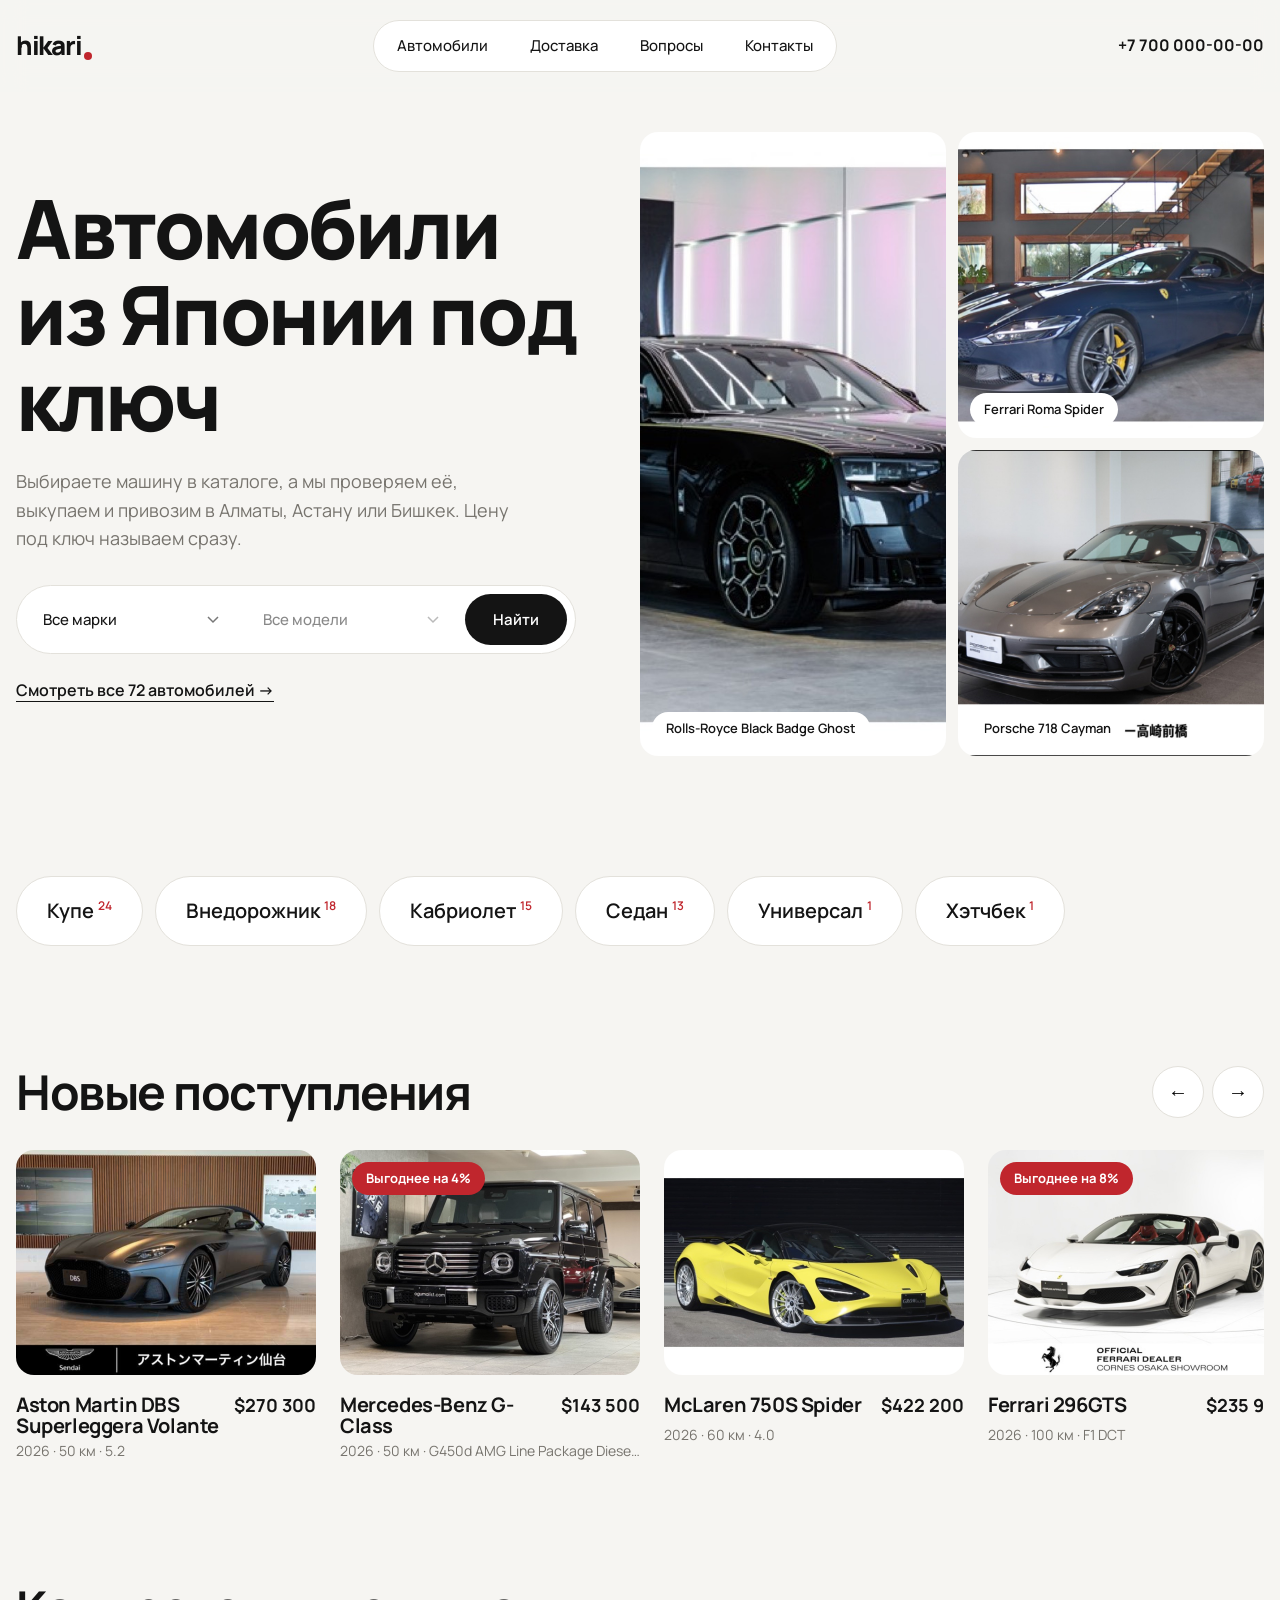
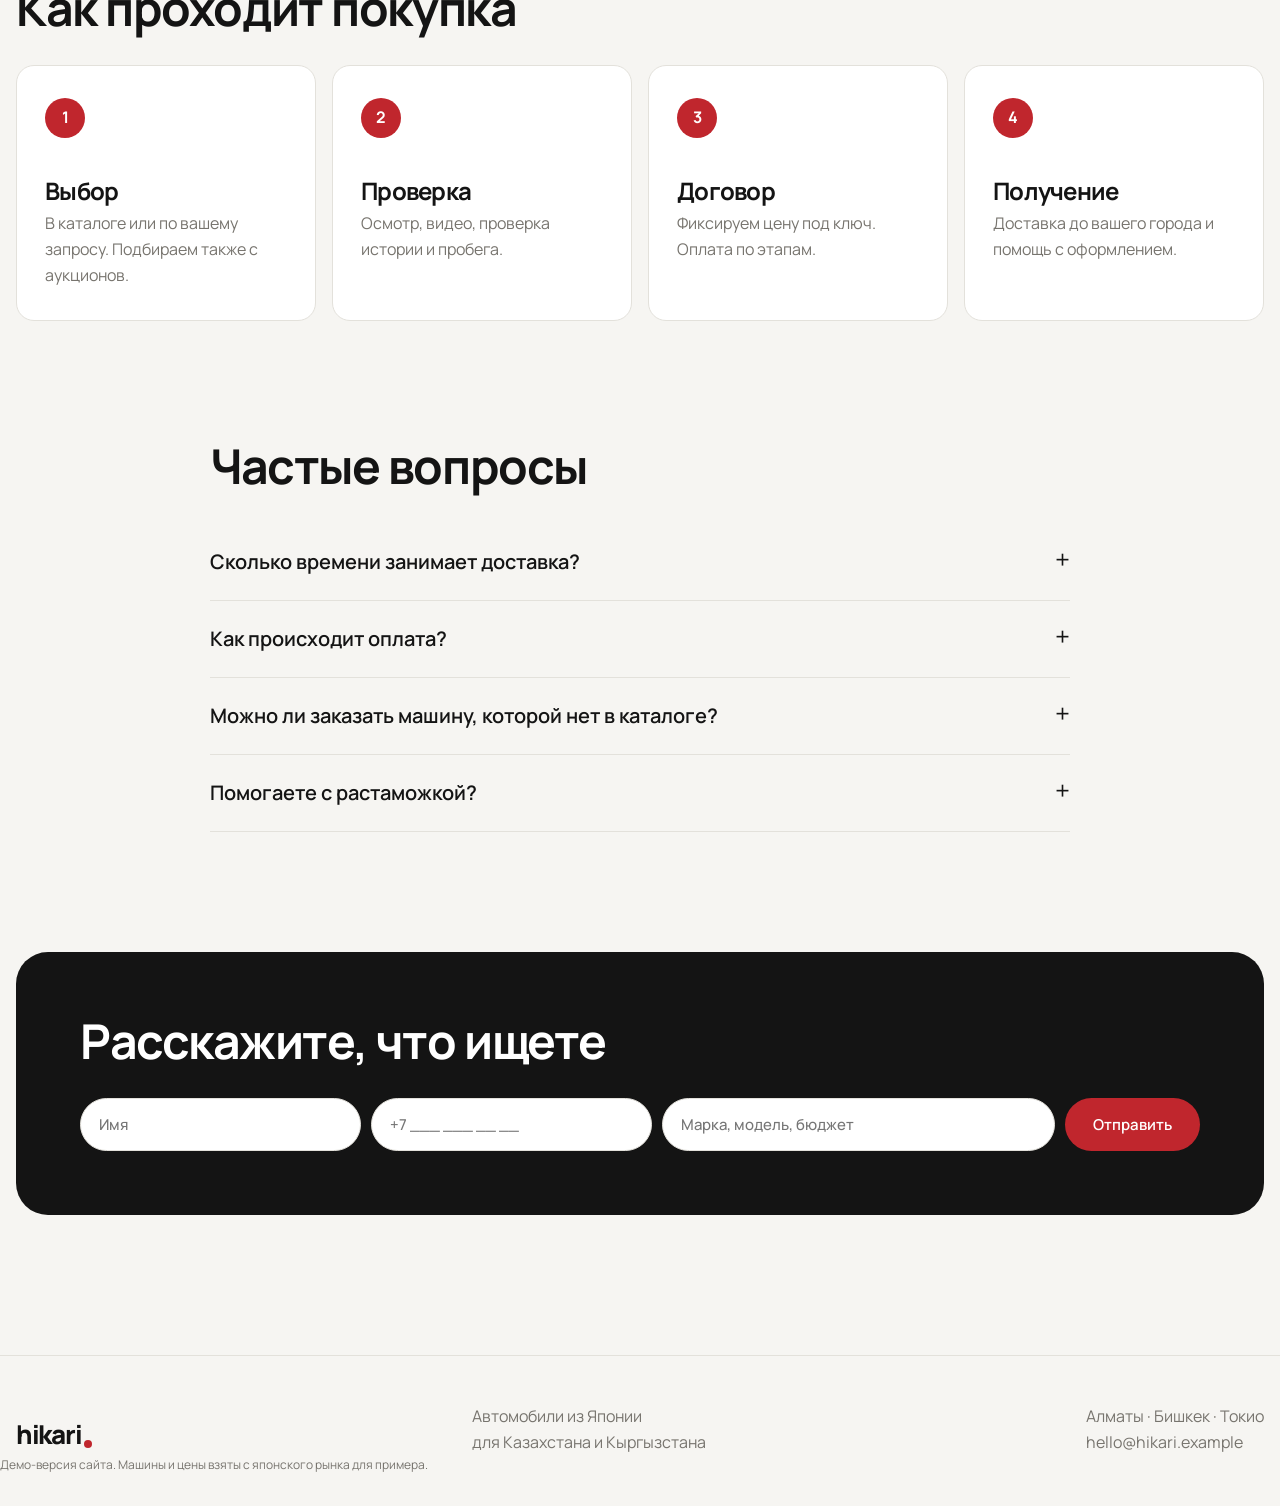
<file: hikari/index.html>
<!doctype html>
<html lang="ru">
<head>
<meta charset="utf-8">
<meta name="viewport" content="width=device-width, initial-scale=1">
<title>hikari — автомобили из Японии</title>
<meta name="description" content="Премиальные автомобили с левым рулём из Японии с доставкой в Казахстан и Кыргызстан.">
<link rel="preconnect" href="https://fonts.googleapis.com">
<link rel="stylesheet" href="https://fonts.googleapis.com/css2?family=Manrope:wght@400;500;600;700;800&display=swap">
<link rel="stylesheet" href="style.css?v=3">
</head>
<body data-page="home">
<main>
  <section class="wrap hero">
    <div class="hero-text">
      <h1>Автомобили из Японии под ключ</h1>
      <p>Выбираете машину в каталоге, а мы проверяем её, выкупаем и привозим в Алматы, Астану или Бишкек. Цену под ключ называем сразу.</p>
      <form id="quick" class="quick">
        <select name="make" aria-label="Марка"></select>
        <select name="model" aria-label="Модель"></select>
        <button class="btn">Найти</button>
      </form>
      <a class="link" href="catalog.html">Смотреть все <span id="count"></span> автомобилей →</a>
    </div>
    <div class="mosaic" id="mosaic"></div>
  </section>

  <section class="wrap">
    <div class="bodies" id="bodies"></div>
  </section>

  <section class="wrap">
    <div class="sec-head"><h2>Новые поступления</h2>
      <div class="rail-nav"><button data-rail="-1" aria-label="Назад">←</button><button data-rail="1" aria-label="Вперёд">→</button></div></div>
    <div class="rail" id="fresh"></div>
  </section>

  <section class="wrap how" id="how">
    <h2>Как проходит покупка</h2>
    <div class="how-grid">
      <div><span>1</span><h3>Выбор</h3><p>В каталоге или по вашему запросу. Подбираем также с аукционов.</p></div>
      <div><span>2</span><h3>Проверка</h3><p>Осмотр, видео, проверка истории и пробега.</p></div>
      <div><span>3</span><h3>Договор</h3><p>Фиксируем цену под ключ. Оплата по этапам.</p></div>
      <div><span>4</span><h3>Получение</h3><p>Доставка до вашего города и помощь с оформлением.</p></div>
    </div>
  </section>

  <section class="wrap faq" id="faq">
    <h2>Частые вопросы</h2>
    <details><summary>Сколько времени занимает доставка?</summary><p>Обычно 4–8 недель, зависит от маршрута. Точный срок скажем, когда будем считать цену.</p></details>
    <details><summary>Как происходит оплата?</summary><p>Частями. Сначала предоплата за выкуп машины, потом оплата доставки. Всё по договору.</p></details>
    <details><summary>Можно ли заказать машину, которой нет в каталоге?</summary><p>Да, конечно. Напишите марку и модель, поищем у дилеров и на аукционах.</p></details>
    <details><summary>Помогаете с растаможкой?</summary><p>Да. Таможенные платежи считаем заранее, чтобы потом не было сюрпризов.</p></details>
  </section>

  <section class="wrap contact" id="contact">
    <h2>Расскажите, что ищете</h2>
    <form data-lead class="lead lead-row">
      <input name="name" placeholder="Имя" required>
      <input name="phone" type="tel" placeholder="+7 ___ ___ __ __" required>
      <input name="car" placeholder="Марка, модель, бюджет">
      <button class="btn">Отправить</button>
    </form>
  </section>
</main>
<script src="../data/cars.js?v=3" charset="utf-8"></script>
<script src="../shared/core.js?v=3" charset="utf-8"></script>
<script src="site.js?v=3" charset="utf-8"></script>
</body>
</html>
</file>
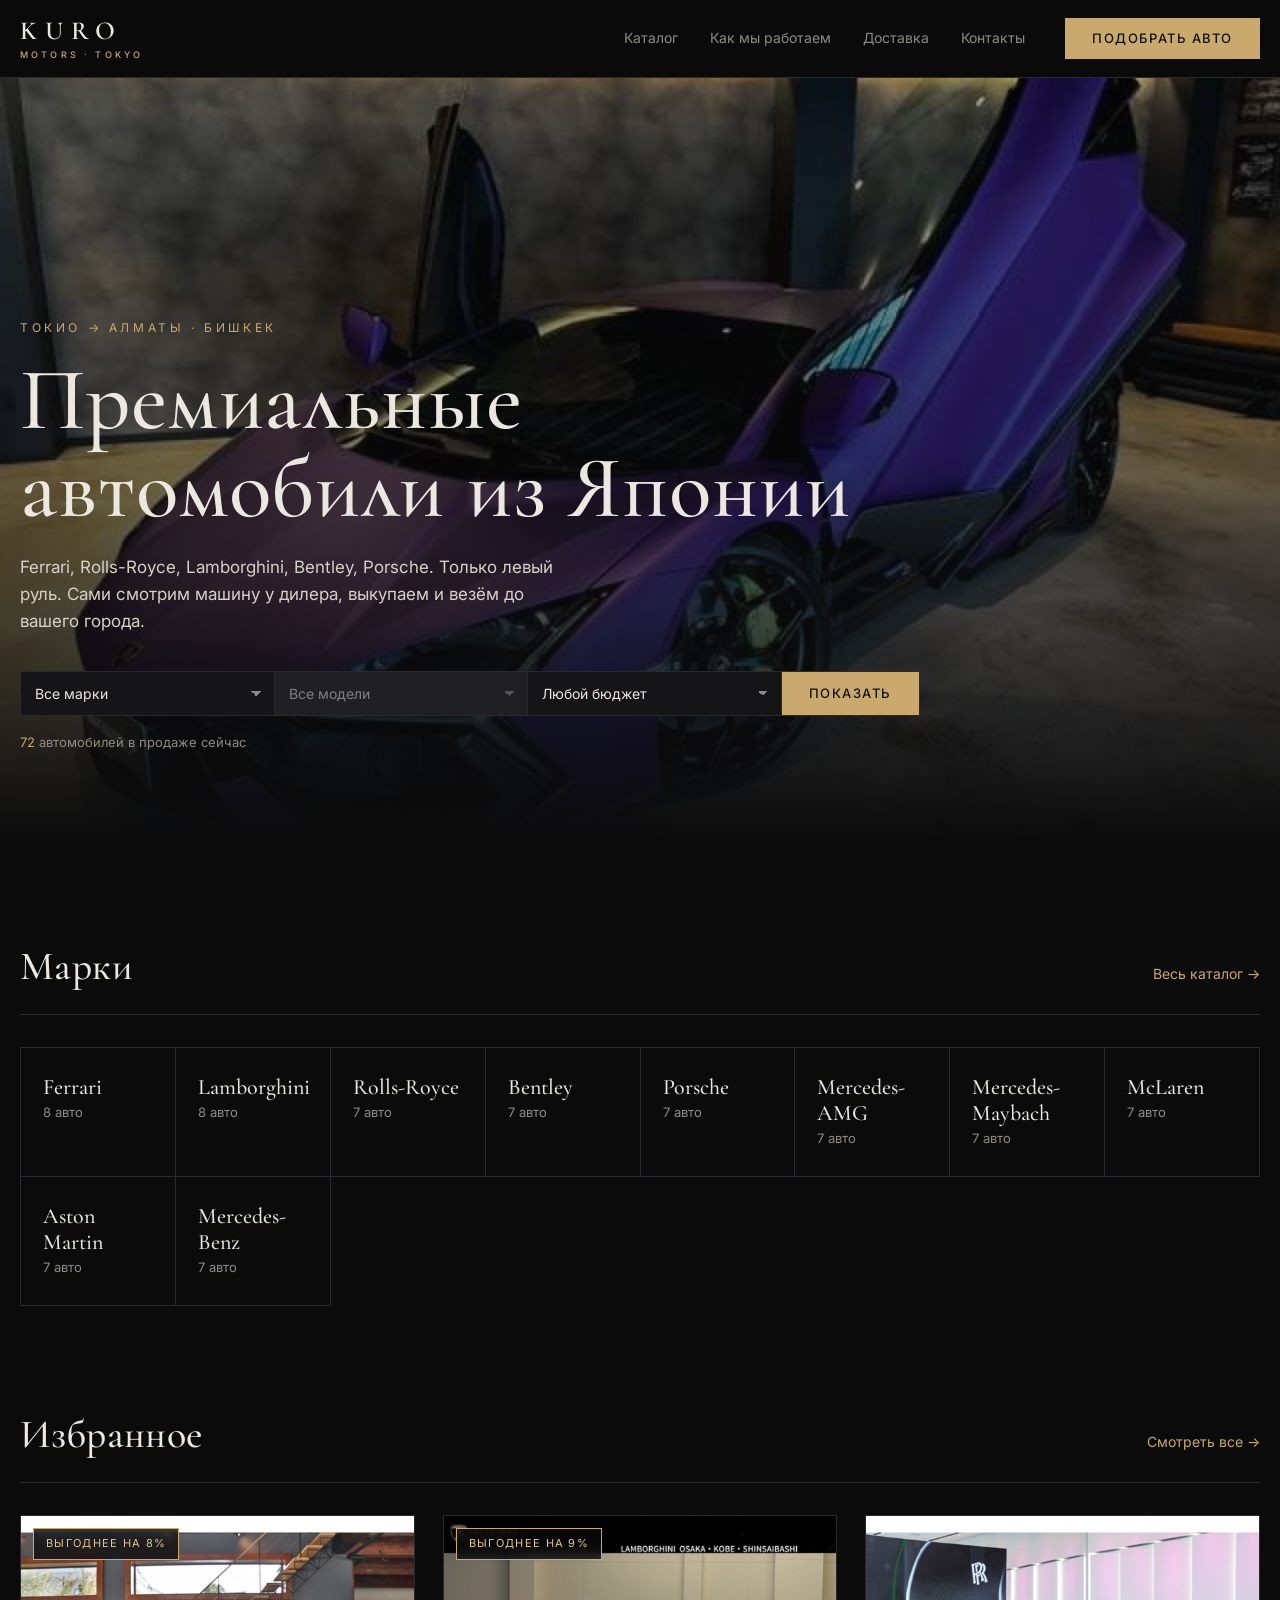
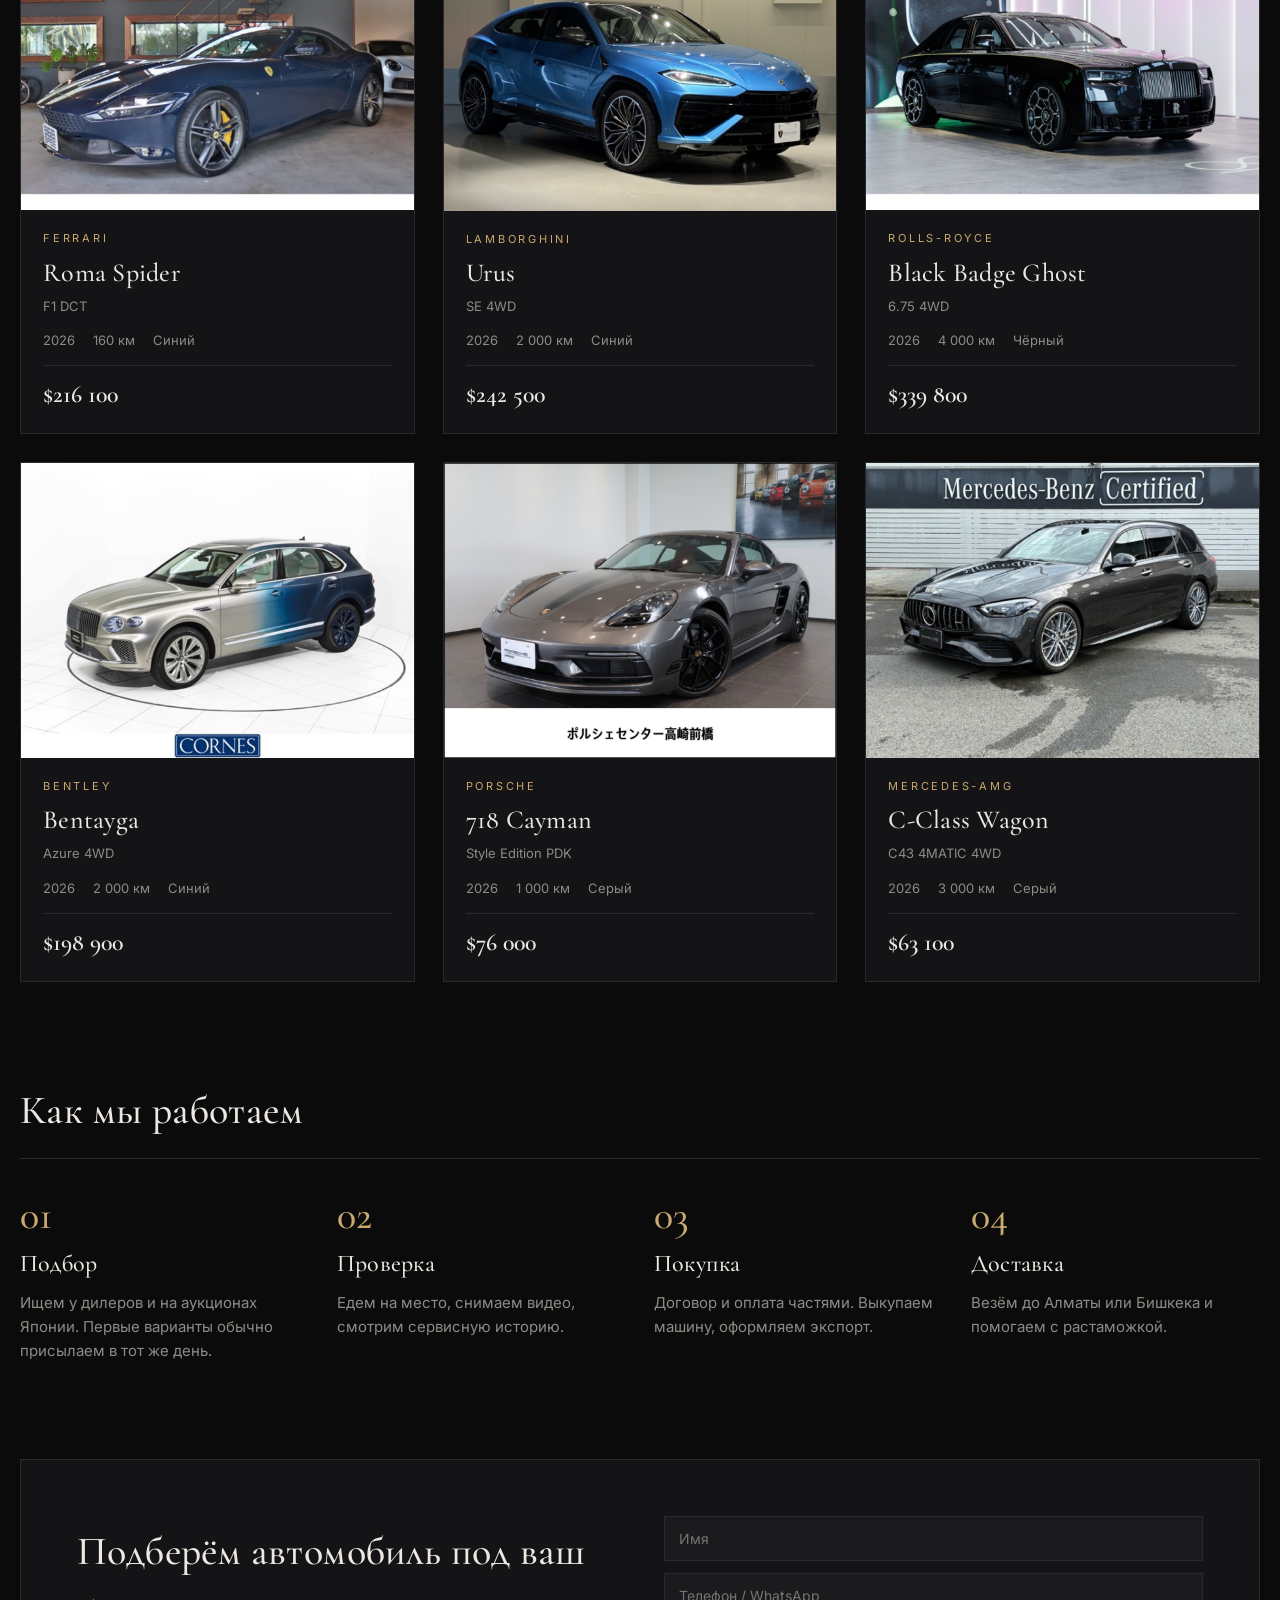
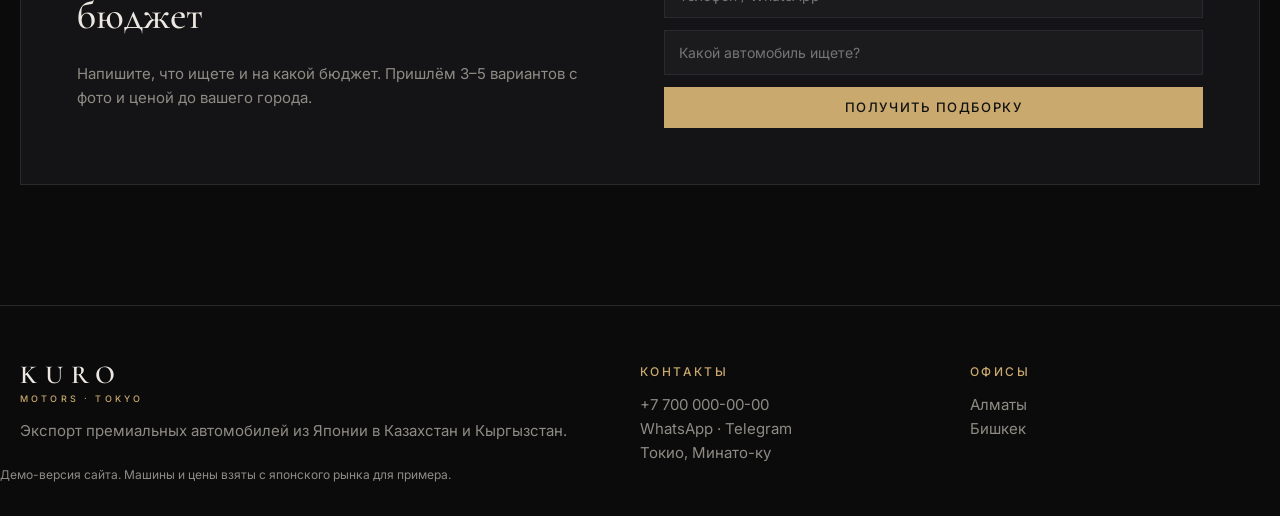
<file: kuro/index.html>
<!doctype html>
<html lang="ru">
<head>
<meta charset="utf-8">
<meta name="viewport" content="width=device-width, initial-scale=1">
<title>KURO Motors — премиальные автомобили из Японии</title>
<meta name="description" content="Люксовые автомобили с левым рулём из Японии с доставкой в Алматы, Астану и Бишкек.">
<link rel="preconnect" href="https://fonts.googleapis.com">
<link rel="stylesheet" href="https://fonts.googleapis.com/css2?family=Cormorant+Garamond:wght@500;600&family=Inter:wght@400;500;600&display=swap">
<link rel="stylesheet" href="style.css?v=3">
</head>
<body data-page="home">
<main>
  <section class="hero">
    <div class="wrap hero-in">
      <p class="eyebrow">Токио → Алматы · Бишкек</p>
      <h1>Премиальные автомобили из&nbsp;Японии</h1>
      <p class="lead-text">Ferrari, Rolls-Royce, Lamborghini, Bentley, Porsche. Только левый руль. Сами смотрим машину у дилера, выкупаем и везём до вашего города.</p>
      <form id="quick" class="quick">
        <select name="make" aria-label="Марка"></select>
        <select name="model" aria-label="Модель"></select>
        <select name="price_to" aria-label="Бюджет">
          <option value="">Любой бюджет</option><option value="100000">до $100 000</option><option value="200000">до $200 000</option>
          <option value="300000">до $300 000</option><option value="500000">до $500 000</option>
        </select>
        <button class="btn btn-gold">Показать</button>
      </form>
      <p class="hero-stock"><span id="stock"></span> автомобилей в продаже сейчас</p>
    </div>
  </section>

  <section class="wrap">
    <div class="sec-head"><h2>Марки</h2><a href="catalog.html" class="link">Весь каталог →</a></div>
    <div class="brands" id="brands"></div>
  </section>

  <section class="wrap">
    <div class="sec-head"><h2>Избранное</h2><a href="catalog.html" class="link">Смотреть все →</a></div>
    <div class="cards" id="featured"></div>
  </section>

  <section class="wrap" id="process">
    <div class="sec-head"><h2>Как мы работаем</h2></div>
    <ol class="steps">
      <li><b>01</b><h3>Подбор</h3><p>Ищем у дилеров и на аукционах Японии. Первые варианты обычно присылаем в тот же день.</p></li>
      <li><b>02</b><h3>Проверка</h3><p>Едем на место, снимаем видео, смотрим сервисную историю.</p></li>
      <li><b>03</b><h3>Покупка</h3><p>Договор и оплата частями. Выкупаем машину, оформляем экспорт.</p></li>
      <li><b>04</b><h3>Доставка</h3><p>Везём до Алматы или Бишкека и помогаем с растаможкой.</p></li>
    </ol>
  </section>

  <section class="wrap cta" id="delivery">
    <div>
      <h2>Подберём автомобиль под ваш бюджет</h2>
      <p class="muted">Напишите, что ищете и на какой бюджет. Пришлём 3–5 вариантов с фото и ценой до вашего города.</p>
    </div>
    <form data-lead class="lead lead-inline">
      <input name="name" placeholder="Имя" required>
      <input name="phone" type="tel" placeholder="Телефон / WhatsApp" required>
      <input name="car" placeholder="Какой автомобиль ищете?">
      <button class="btn btn-gold">Получить подборку</button>
    </form>
  </section>
</main>
<script src="../data/cars.js?v=3" charset="utf-8"></script>
<script src="../shared/core.js?v=3" charset="utf-8"></script>
<script src="site.js?v=3" charset="utf-8"></script>
</body>
</html>
</file>
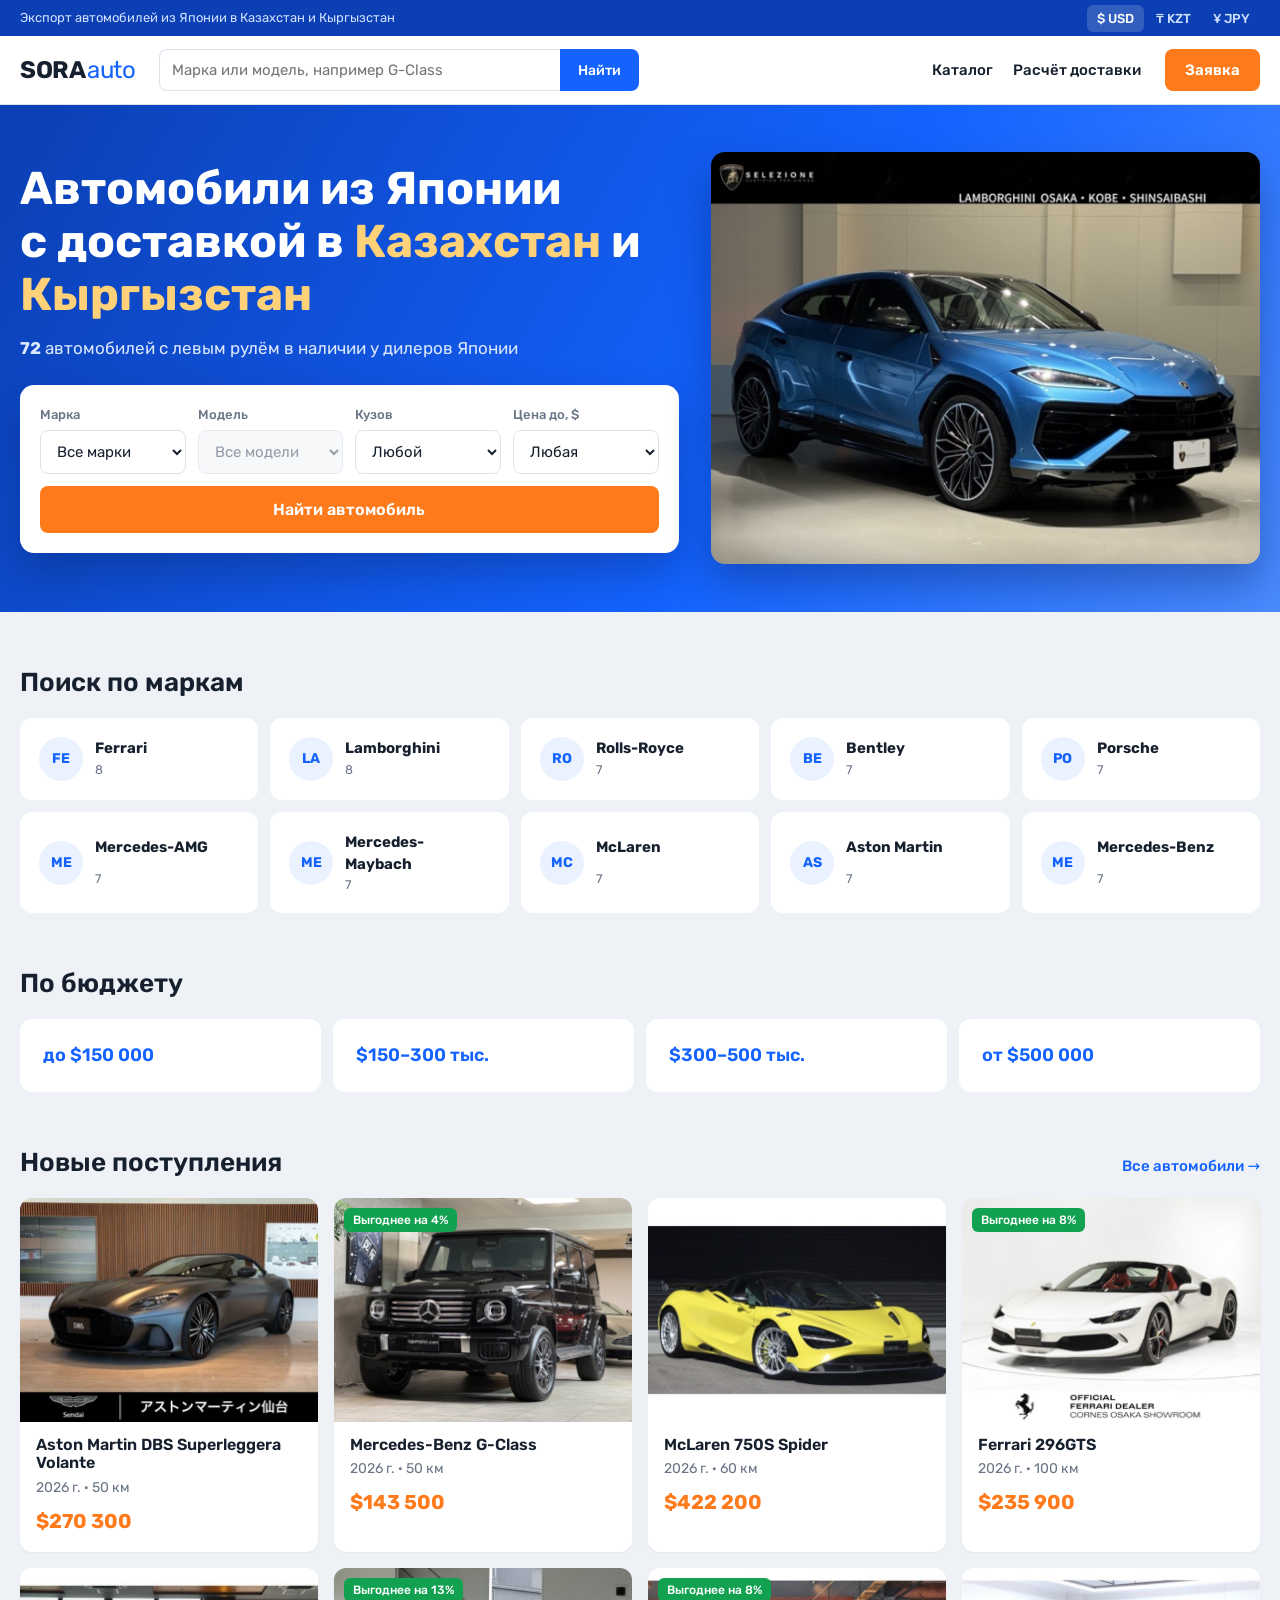
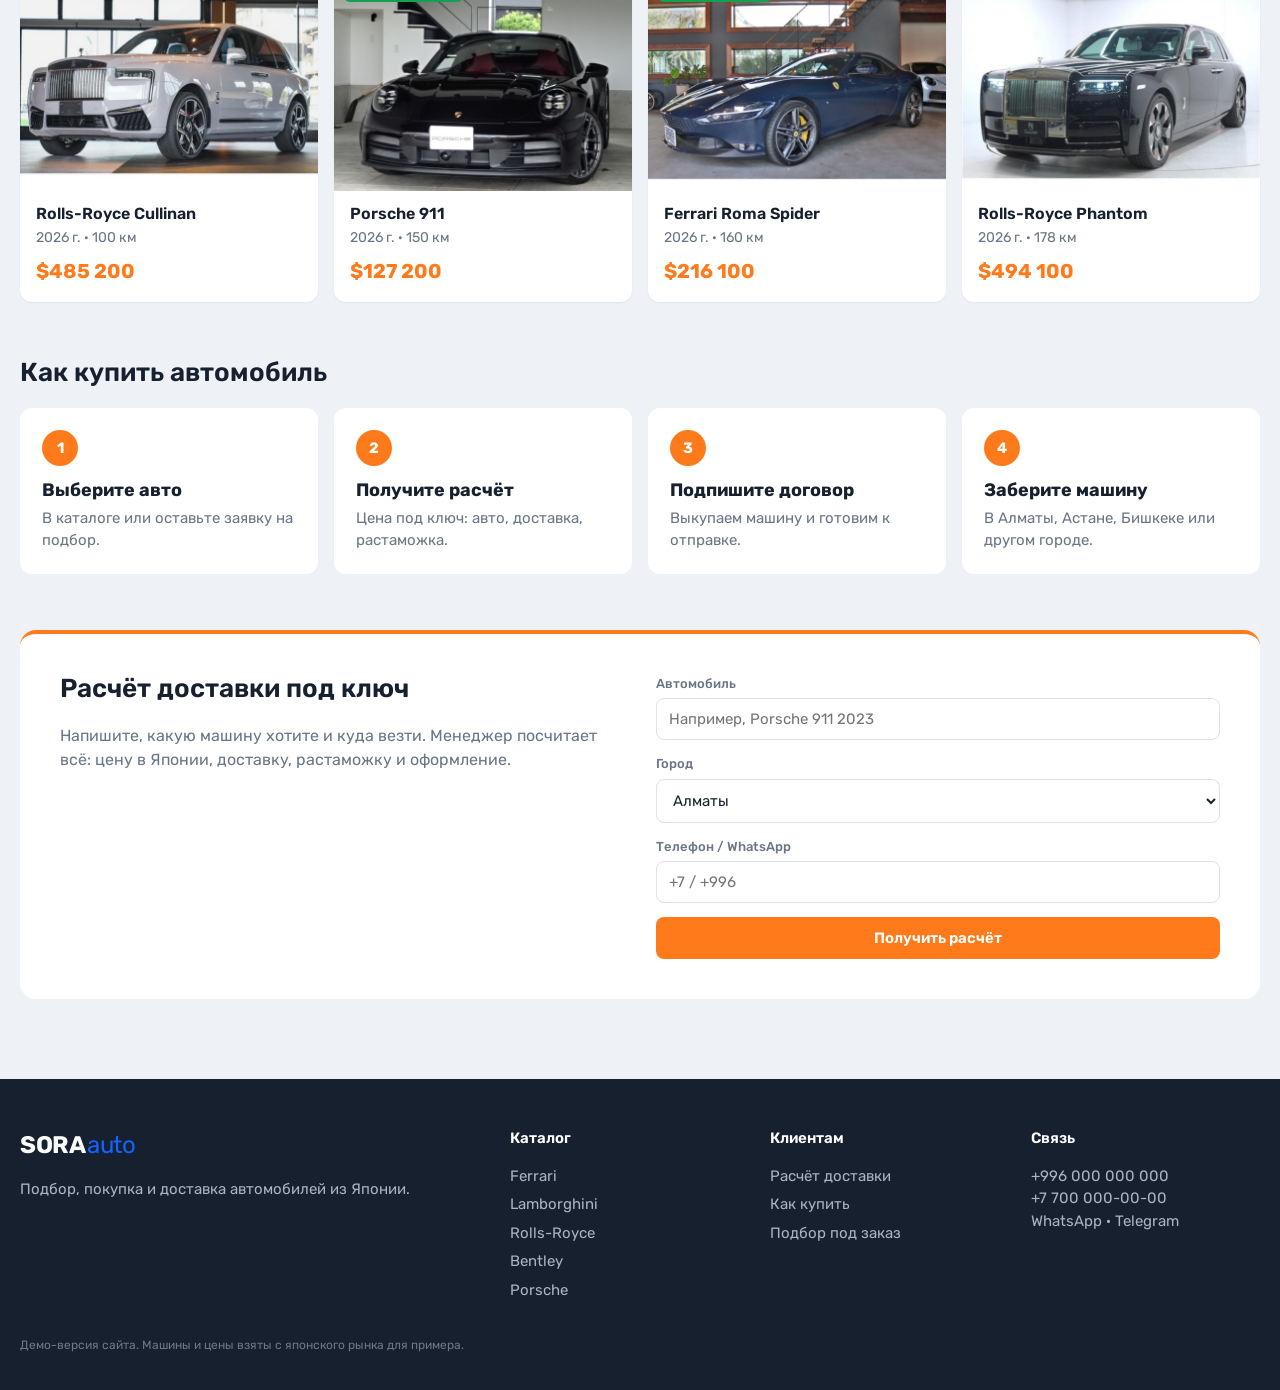
<file: sora/index.html>
<!doctype html>
<html lang="ru">
<head>
<meta charset="utf-8">
<meta name="viewport" content="width=device-width, initial-scale=1">
<title>SORA auto — автомобили из Японии в Казахстан и Кыргызстан</title>
<meta name="description" content="Каталог автомобилей с левым рулём из Японии. Доставка в Алматы, Астану, Бишкек.">
<link rel="preconnect" href="https://fonts.googleapis.com">
<link rel="stylesheet" href="https://fonts.googleapis.com/css2?family=Rubik:wght@400;500;600;700&display=swap">
<link rel="stylesheet" href="style.css?v=3">
</head>
<body data-page="home">
<main>
  <section class="hero"><div class="wrap hero-in">
    <div class="hero-copy">
      <h1>Автомобили из Японии<br>с доставкой в <em>Казахстан</em> и <em>Кыргызстан</em></h1>
      <p><b id="stock"></b> автомобилей с левым рулём в наличии у дилеров Японии</p>
      <form id="quick" class="search-card">
        <label>Марка<select name="make"></select></label>
        <label>Модель<select name="model"></select></label>
        <label>Кузов<select name="body"><option value="">Любой</option><option>Купе</option><option>Кабриолет</option><option>Седан</option><option>Внедорожник</option></select></label>
        <label>Цена до, $<select name="price_to"><option value="">Любая</option><option value="100000">100 000</option><option value="200000">200 000</option><option value="300000">300 000</option><option value="500000">500 000</option></select></label>
        <button class="btn btn-orange">Найти автомобиль</button>
      </form>
    </div>
    <img id="hero-img" class="hero-img" alt="">
  </div></section>

  <section class="wrap">
    <h2>Поиск по маркам</h2>
    <div class="makes" id="makes"></div>
  </section>

  <section class="wrap">
    <h2>По бюджету</h2>
    <div class="budget" id="budget"></div>
  </section>

  <section class="wrap">
    <div class="sec-head"><h2>Новые поступления</h2><a href="catalog.html" class="more">Все автомобили →</a></div>
    <div class="tiles" id="fresh"></div>
  </section>

  <section class="wrap" id="steps">
    <h2>Как купить автомобиль</h2>
    <ol class="steps">
      <li><h3>Выберите авто</h3><p>В каталоге или оставьте заявку на подбор.</p></li>
      <li><h3>Получите расчёт</h3><p>Цена под ключ: авто, доставка, растаможка.</p></li>
      <li><h3>Подпишите договор</h3><p>Выкупаем машину и готовим к отправке.</p></li>
      <li><h3>Заберите машину</h3><p>В Алматы, Астане, Бишкеке или другом городе.</p></li>
    </ol>
  </section>

  <section class="wrap calc" id="calc">
    <div>
      <h2>Расчёт доставки под ключ</h2>
      <p>Напишите, какую машину хотите и куда везти. Менеджер посчитает всё: цену в Японии, доставку, растаможку и оформление.</p>
    </div>
    <form data-lead class="lead calc-form">
      <label>Автомобиль<input name="car" placeholder="Например, Porsche 911 2023"></label>
      <label>Город<select name="city"><option>Алматы</option><option>Астана</option><option>Шымкент</option><option>Бишкек</option><option>Ош</option></select></label>
      <label>Телефон / WhatsApp<input name="phone" type="tel" placeholder="+7 / +996" required></label>
      <button class="btn btn-orange">Получить расчёт</button>
    </form>
  </section>
</main>
<script src="../data/cars.js?v=3" charset="utf-8"></script>
<script src="../shared/core.js?v=3" charset="utf-8"></script>
<script src="site.js?v=3" charset="utf-8"></script>
</body>
</html>
</file>
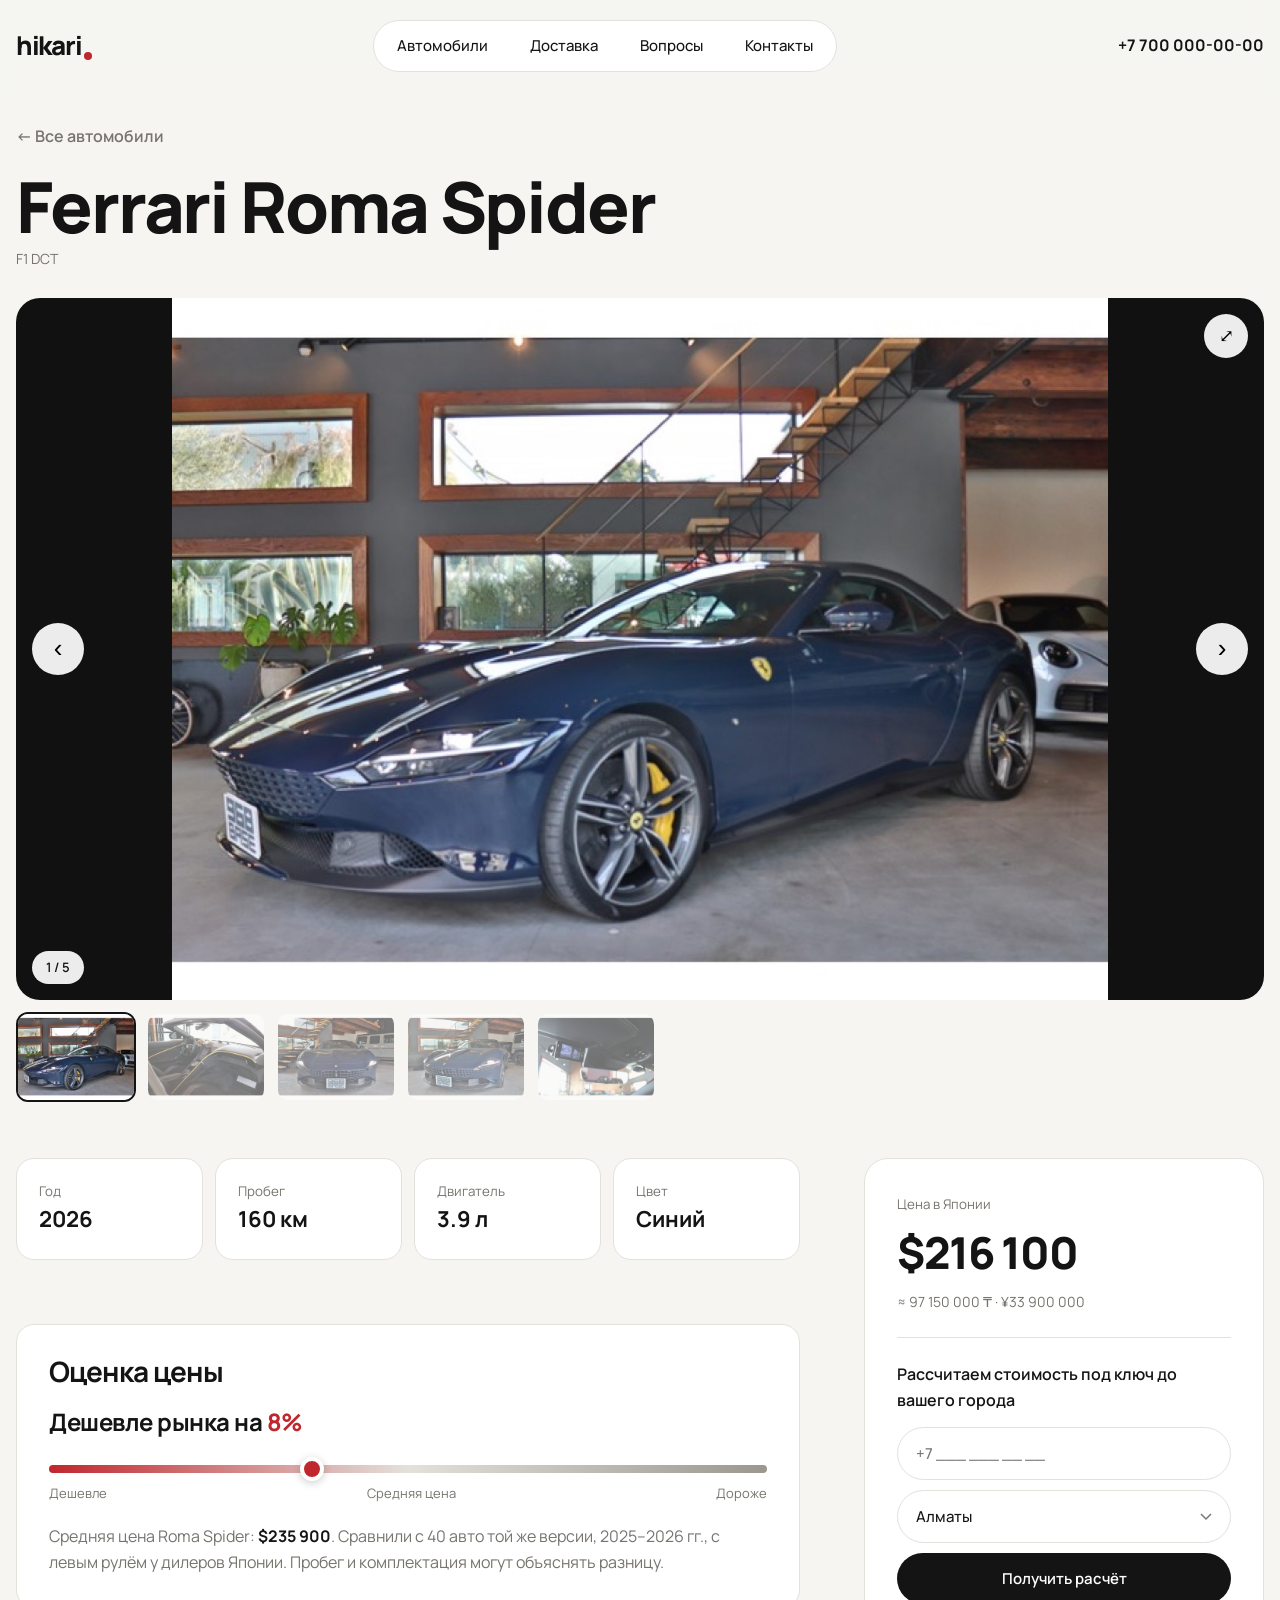
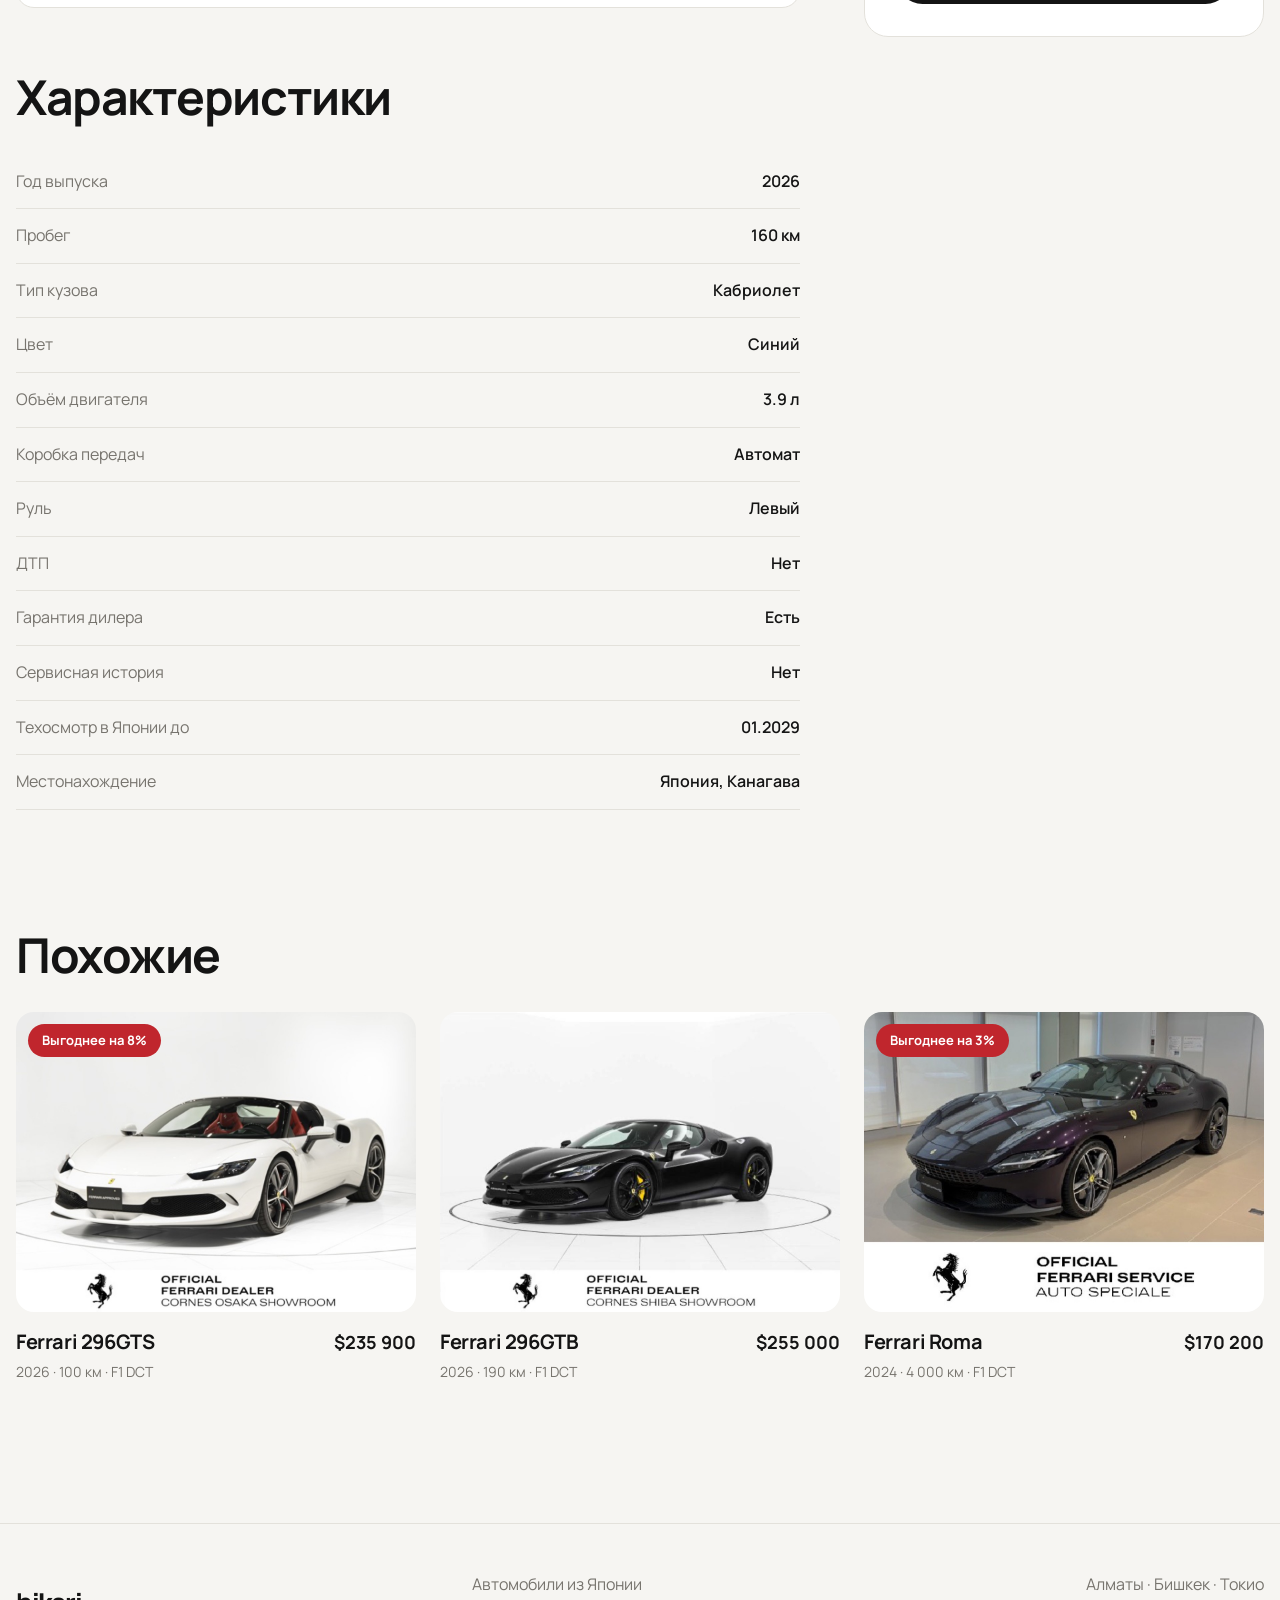
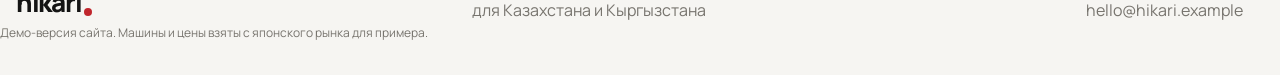
<file: hikari/car.html>
<!doctype html>
<html lang="ru">
<head>
<meta charset="utf-8">
<meta name="viewport" content="width=device-width, initial-scale=1">
<title>Автомобиль — hikari</title>
<link rel="preconnect" href="https://fonts.googleapis.com">
<link rel="stylesheet" href="https://fonts.googleapis.com/css2?family=Manrope:wght@400;500;600;700;800&display=swap">
<link rel="stylesheet" href="style.css?v=3">
</head>
<body data-page="car">
<main id="car"></main>
<script src="../data/cars.js?v=3" charset="utf-8"></script>
<script src="../shared/core.js?v=3" charset="utf-8"></script>
<script src="site.js?v=3" charset="utf-8"></script>
</body>
</html>
</file>
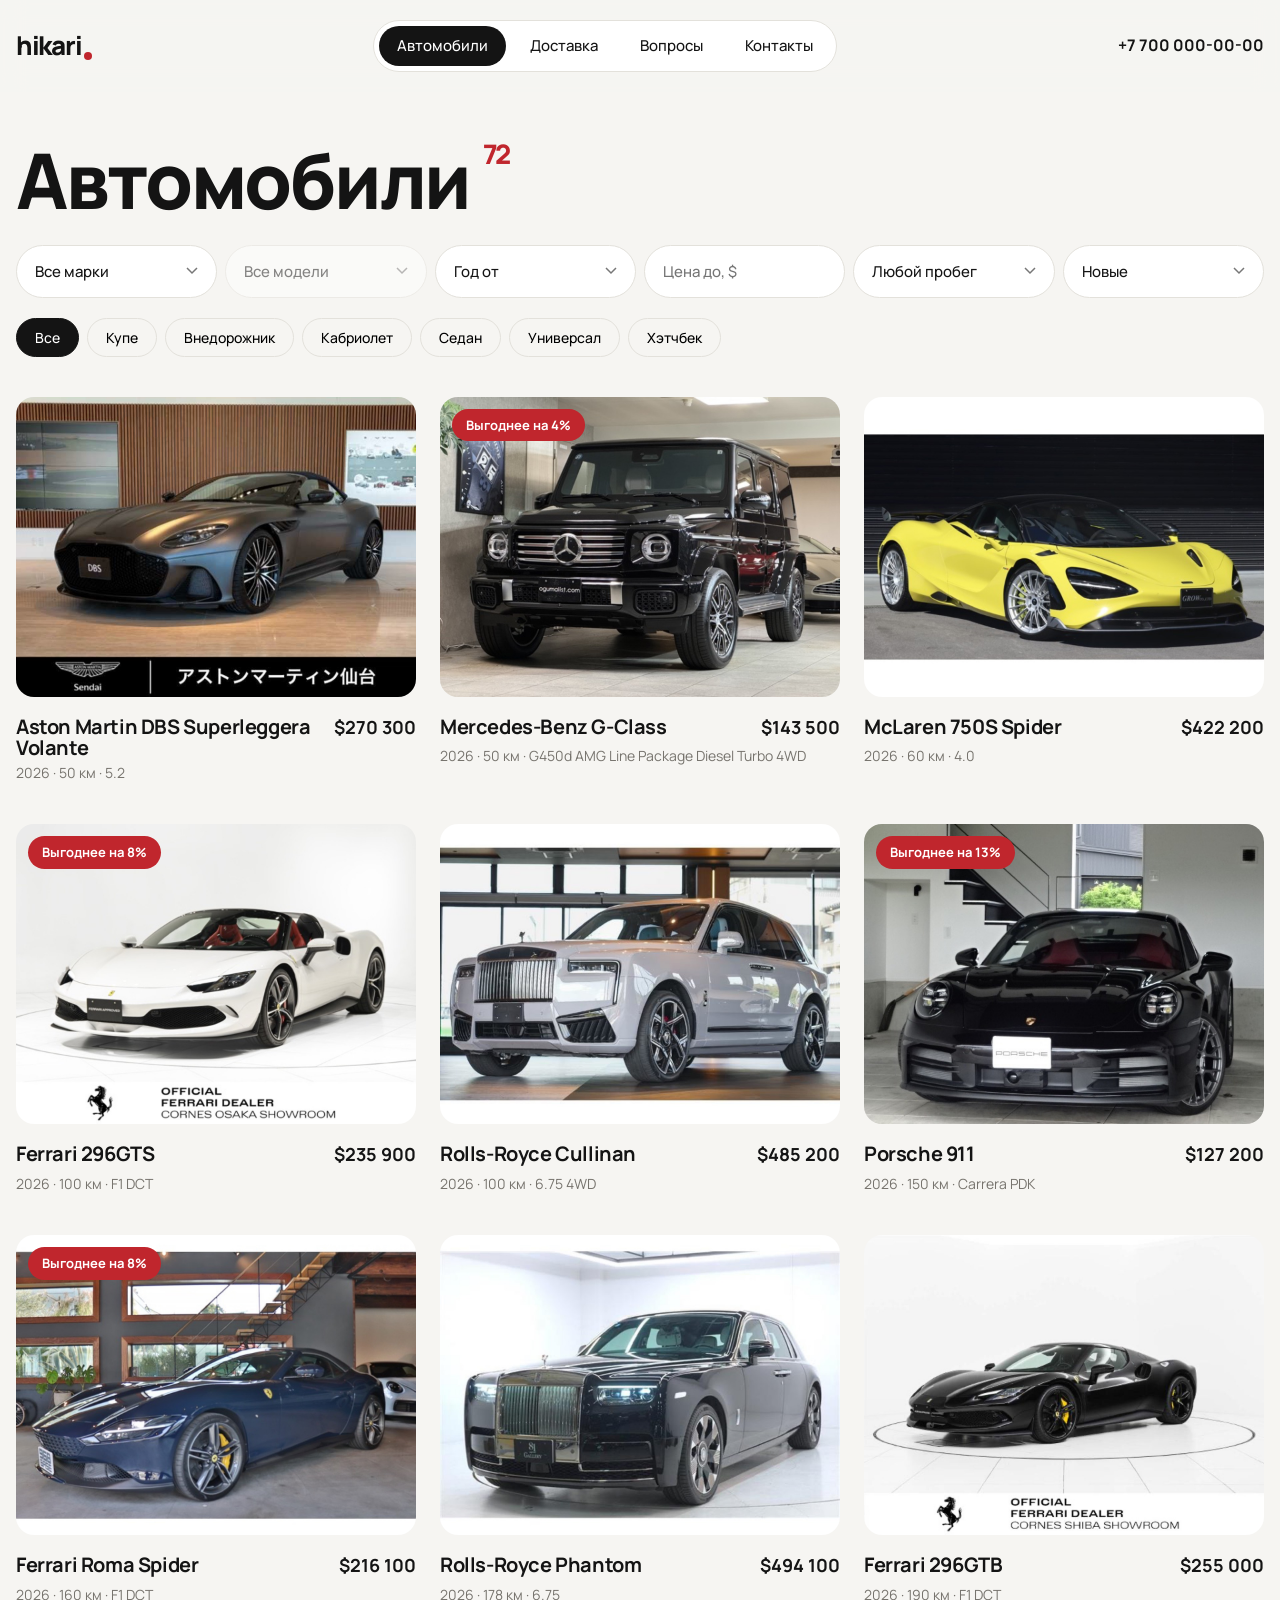
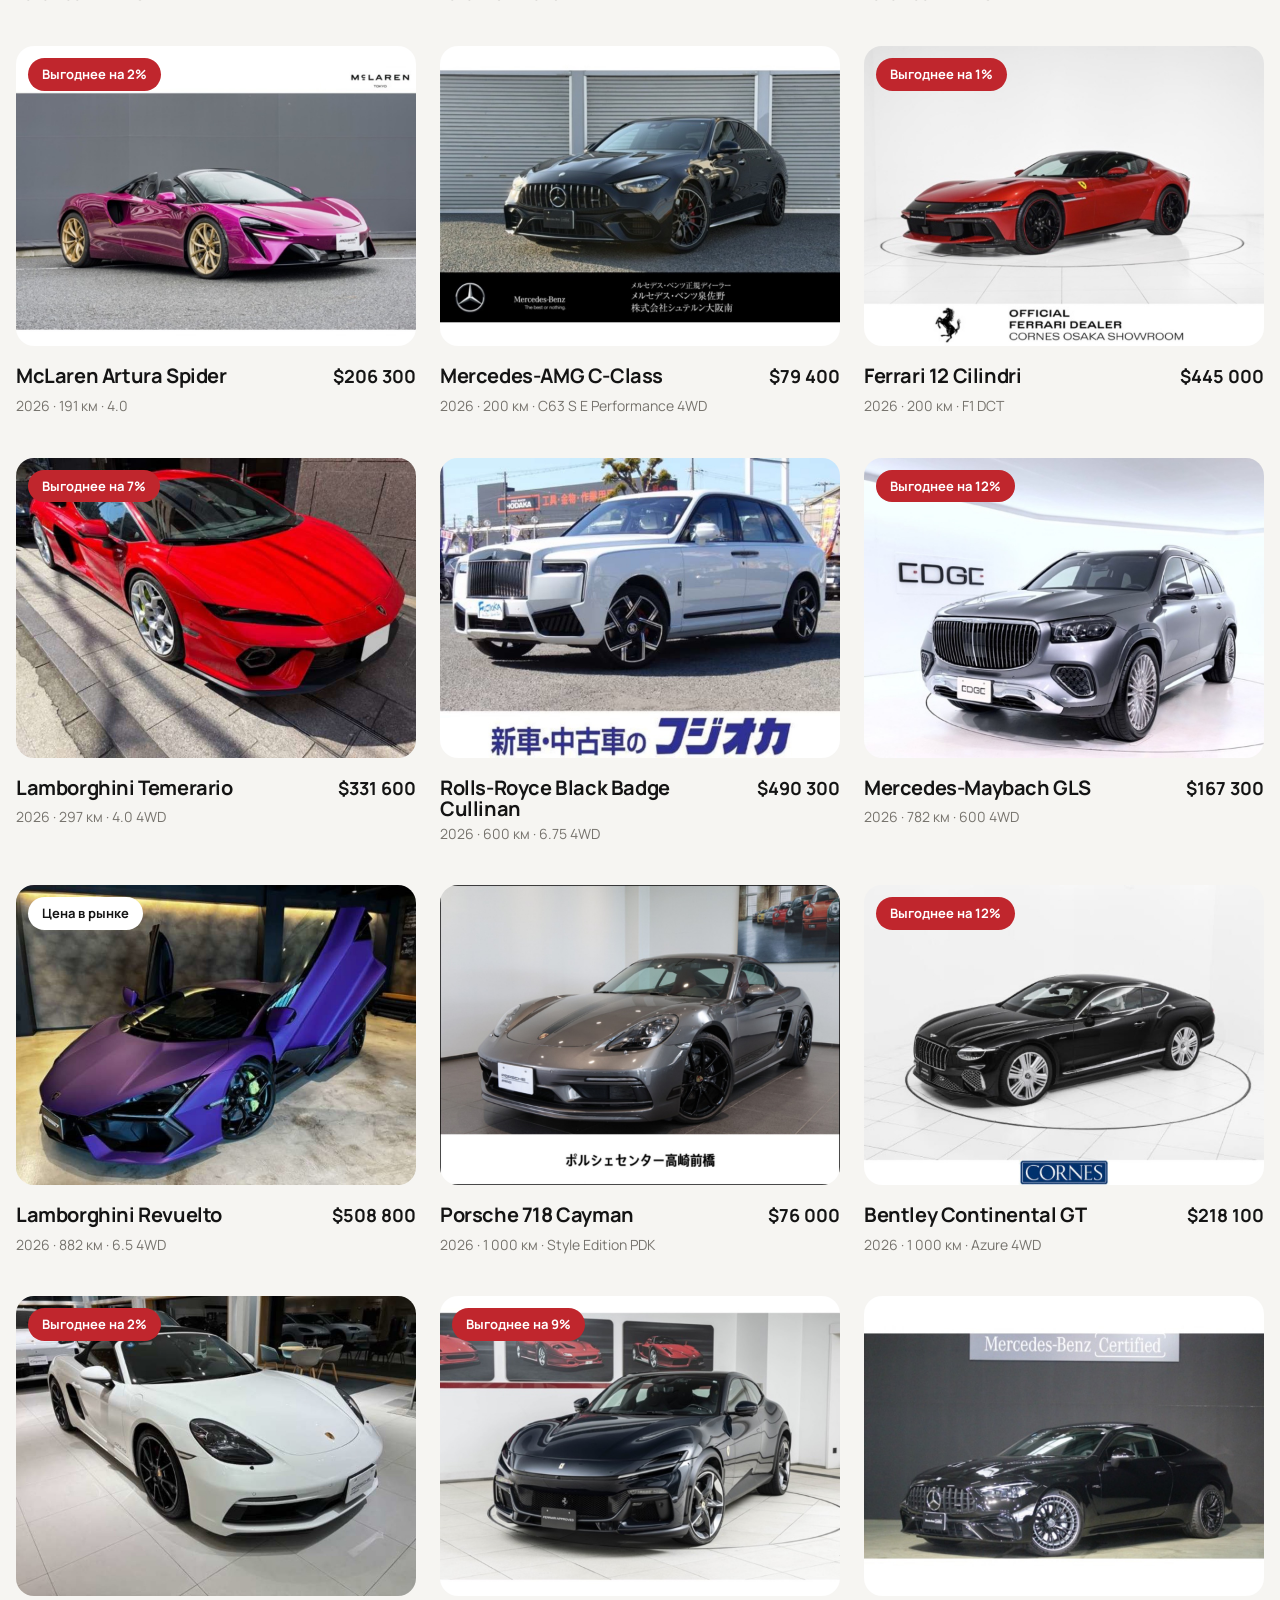
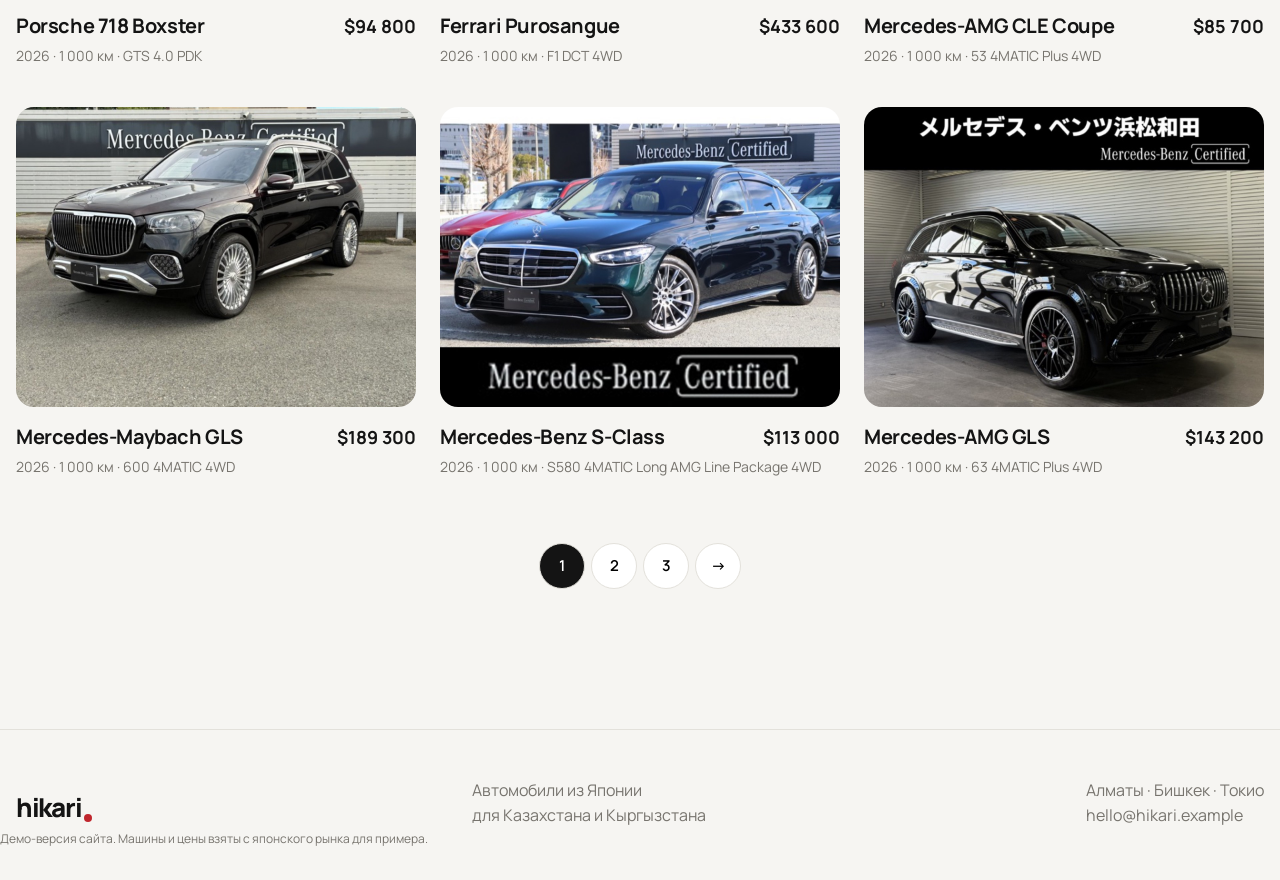
<file: hikari/catalog.html>
<!doctype html>
<html lang="ru">
<head>
<meta charset="utf-8">
<meta name="viewport" content="width=device-width, initial-scale=1">
<title>Автомобили — hikari</title>
<link rel="preconnect" href="https://fonts.googleapis.com">
<link rel="stylesheet" href="https://fonts.googleapis.com/css2?family=Manrope:wght@400;500;600;700;800&display=swap">
<link rel="stylesheet" href="style.css?v=3">
</head>
<body data-page="catalog">
<main class="wrap">
  <div class="cat-head">
    <h1>Автомобили <sup id="count"></sup></h1>
  </div>
  <form id="filters" class="bar">
    <select name="make" aria-label="Марка"></select>
    <select name="model" aria-label="Модель"></select>
    <select name="year_from" aria-label="Год от"></select>
    <input type="number" name="price_to" placeholder="Цена до, $" min="0" step="10000" aria-label="Цена до">
    <select name="km_to" aria-label="Пробег"><option value="">Любой пробег</option><option value="5000">до 5 000 км</option><option value="10000">до 10 000 км</option><option value="30000">до 30 000 км</option></select>
    <select name="sort" aria-label="Сортировка"><option value="new">Новые</option><option value="deal">Выгодные</option><option value="cheap">Дешевле</option><option value="expensive">Дороже</option><option value="km">Пробег</option></select>
    <input type="hidden" name="body">
    <input type="hidden" name="year_to">
  </form>
  <div class="chips" id="chips"></div>
  <div class="cards" id="grid"></div>
  <nav class="pager" id="pager"></nav>
</main>
<script src="../data/cars.js?v=3" charset="utf-8"></script>
<script src="../shared/core.js?v=3" charset="utf-8"></script>
<script src="site.js?v=3" charset="utf-8"></script>
</body>
</html>
</file>
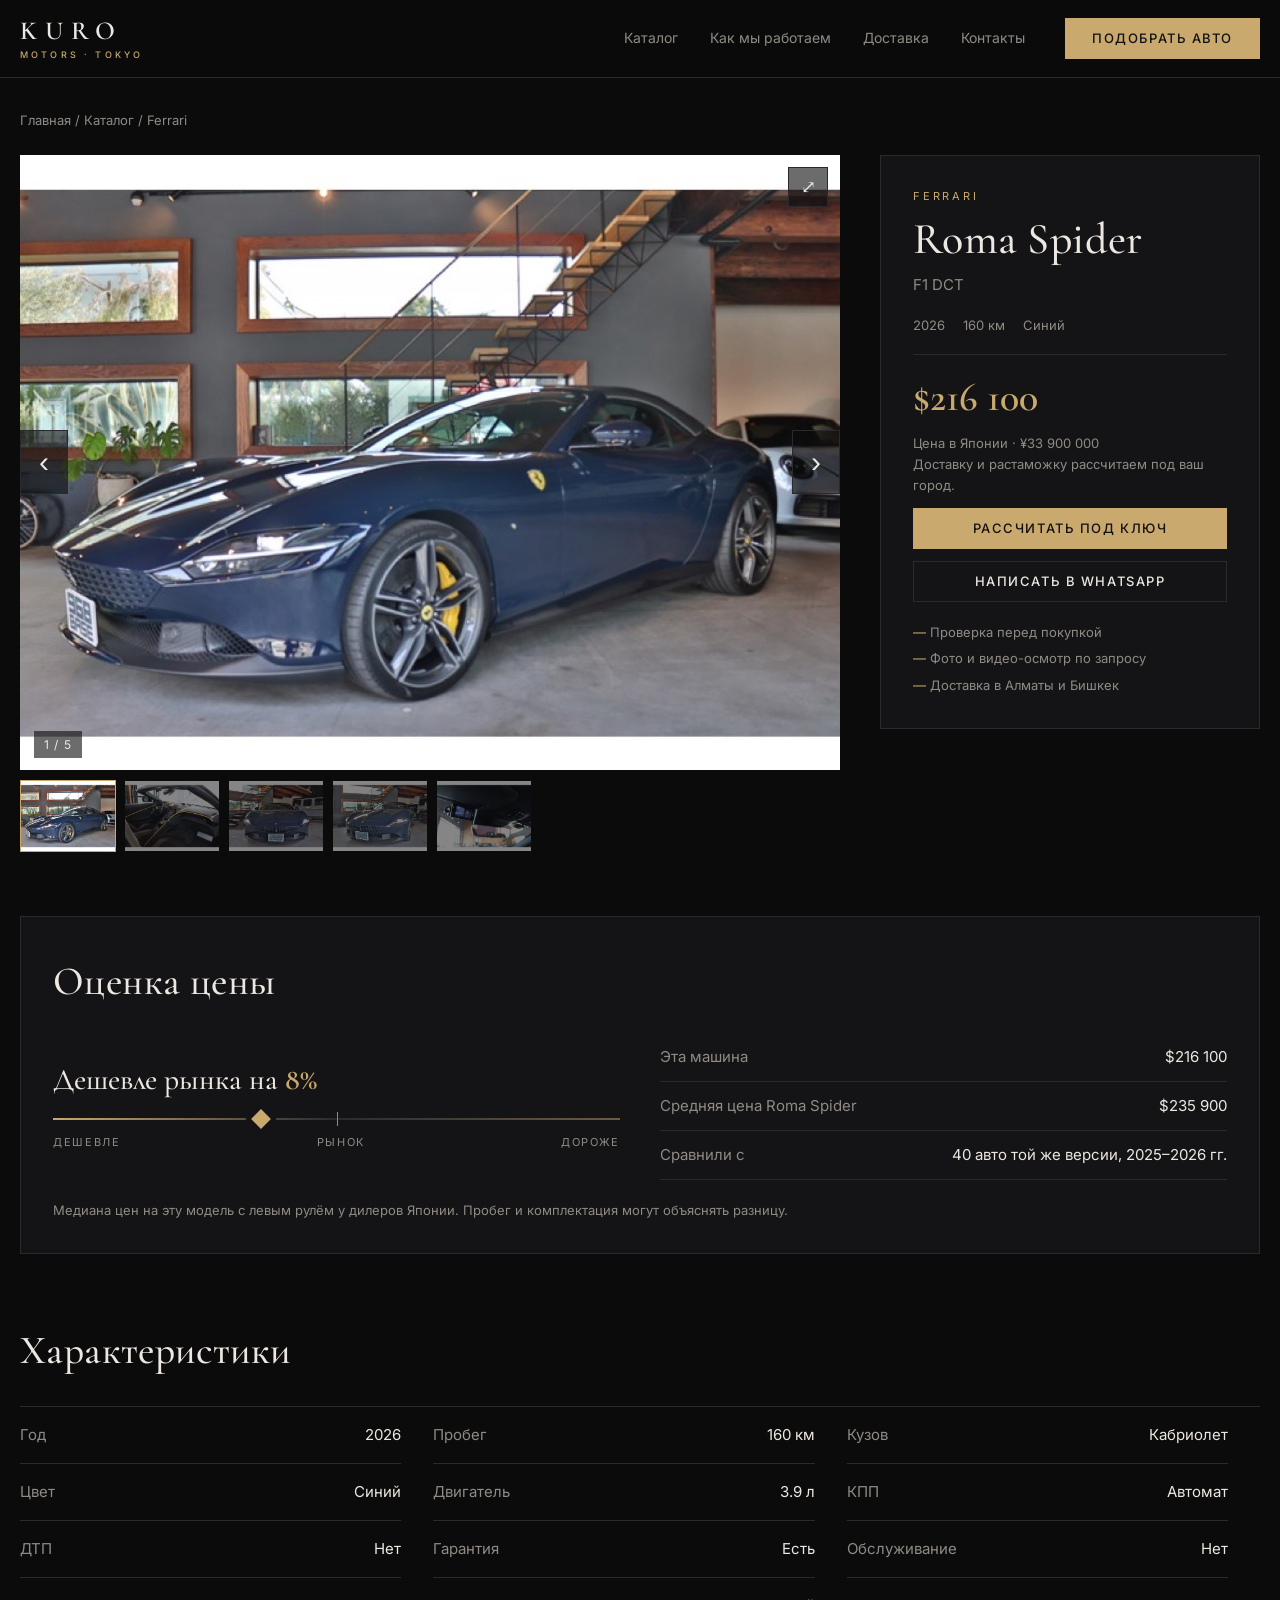
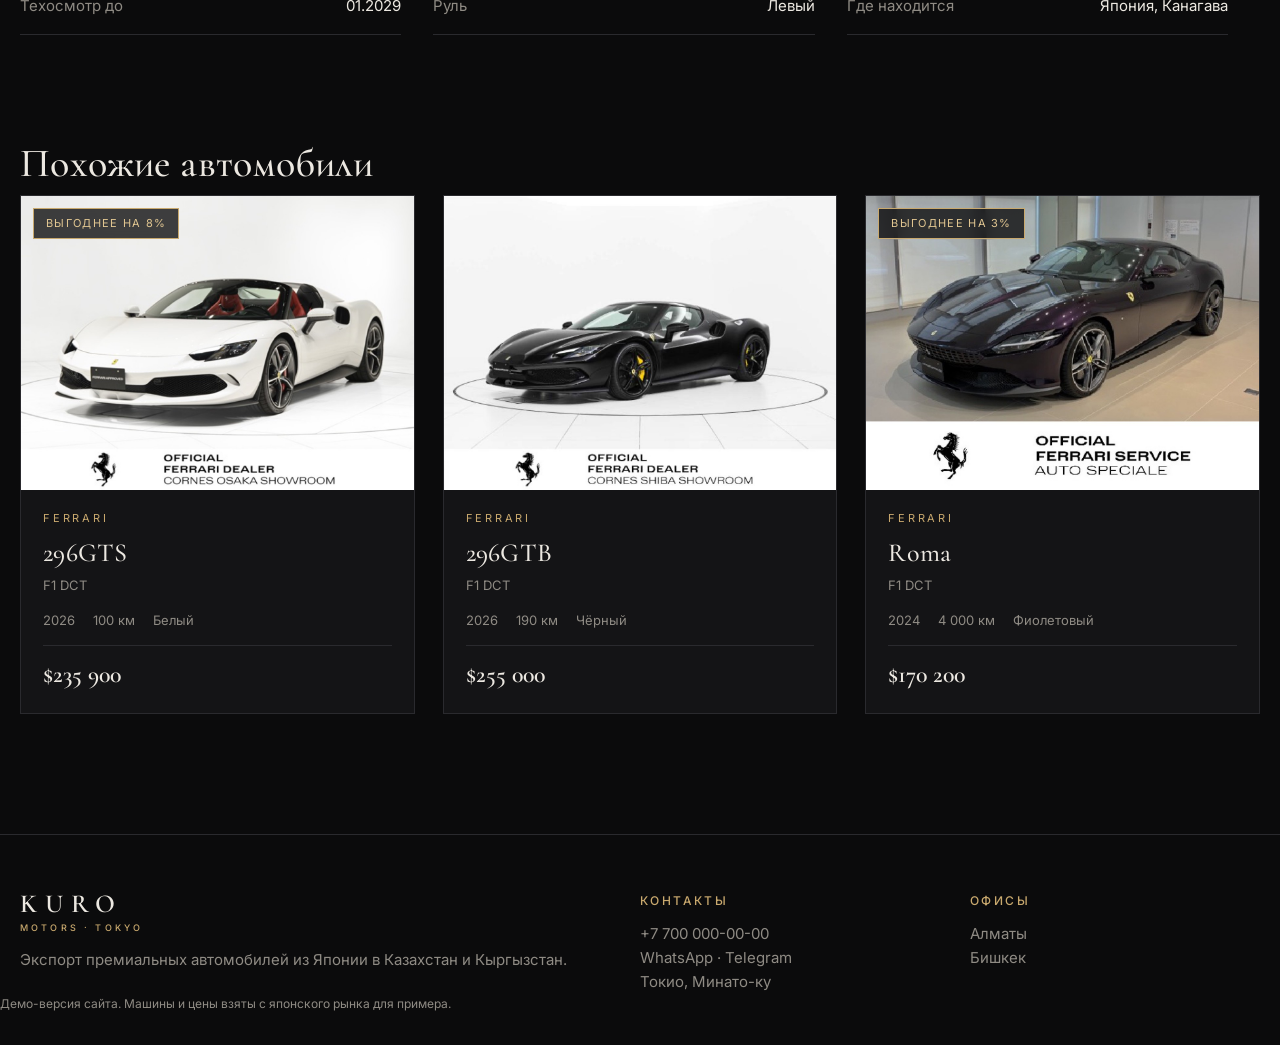
<file: kuro/car.html>
<!doctype html>
<html lang="ru">
<head>
<meta charset="utf-8">
<meta name="viewport" content="width=device-width, initial-scale=1">
<title>Автомобиль — KURO Motors</title>
<link rel="preconnect" href="https://fonts.googleapis.com">
<link rel="stylesheet" href="https://fonts.googleapis.com/css2?family=Cormorant+Garamond:wght@500;600&family=Inter:wght@400;500;600&display=swap">
<link rel="stylesheet" href="style.css?v=3">
</head>
<body data-page="car">
<main class="wrap" id="car"></main>
<script src="../data/cars.js?v=3" charset="utf-8"></script>
<script src="../shared/core.js?v=3" charset="utf-8"></script>
<script src="site.js?v=3" charset="utf-8"></script>
</body>
</html>
</file>
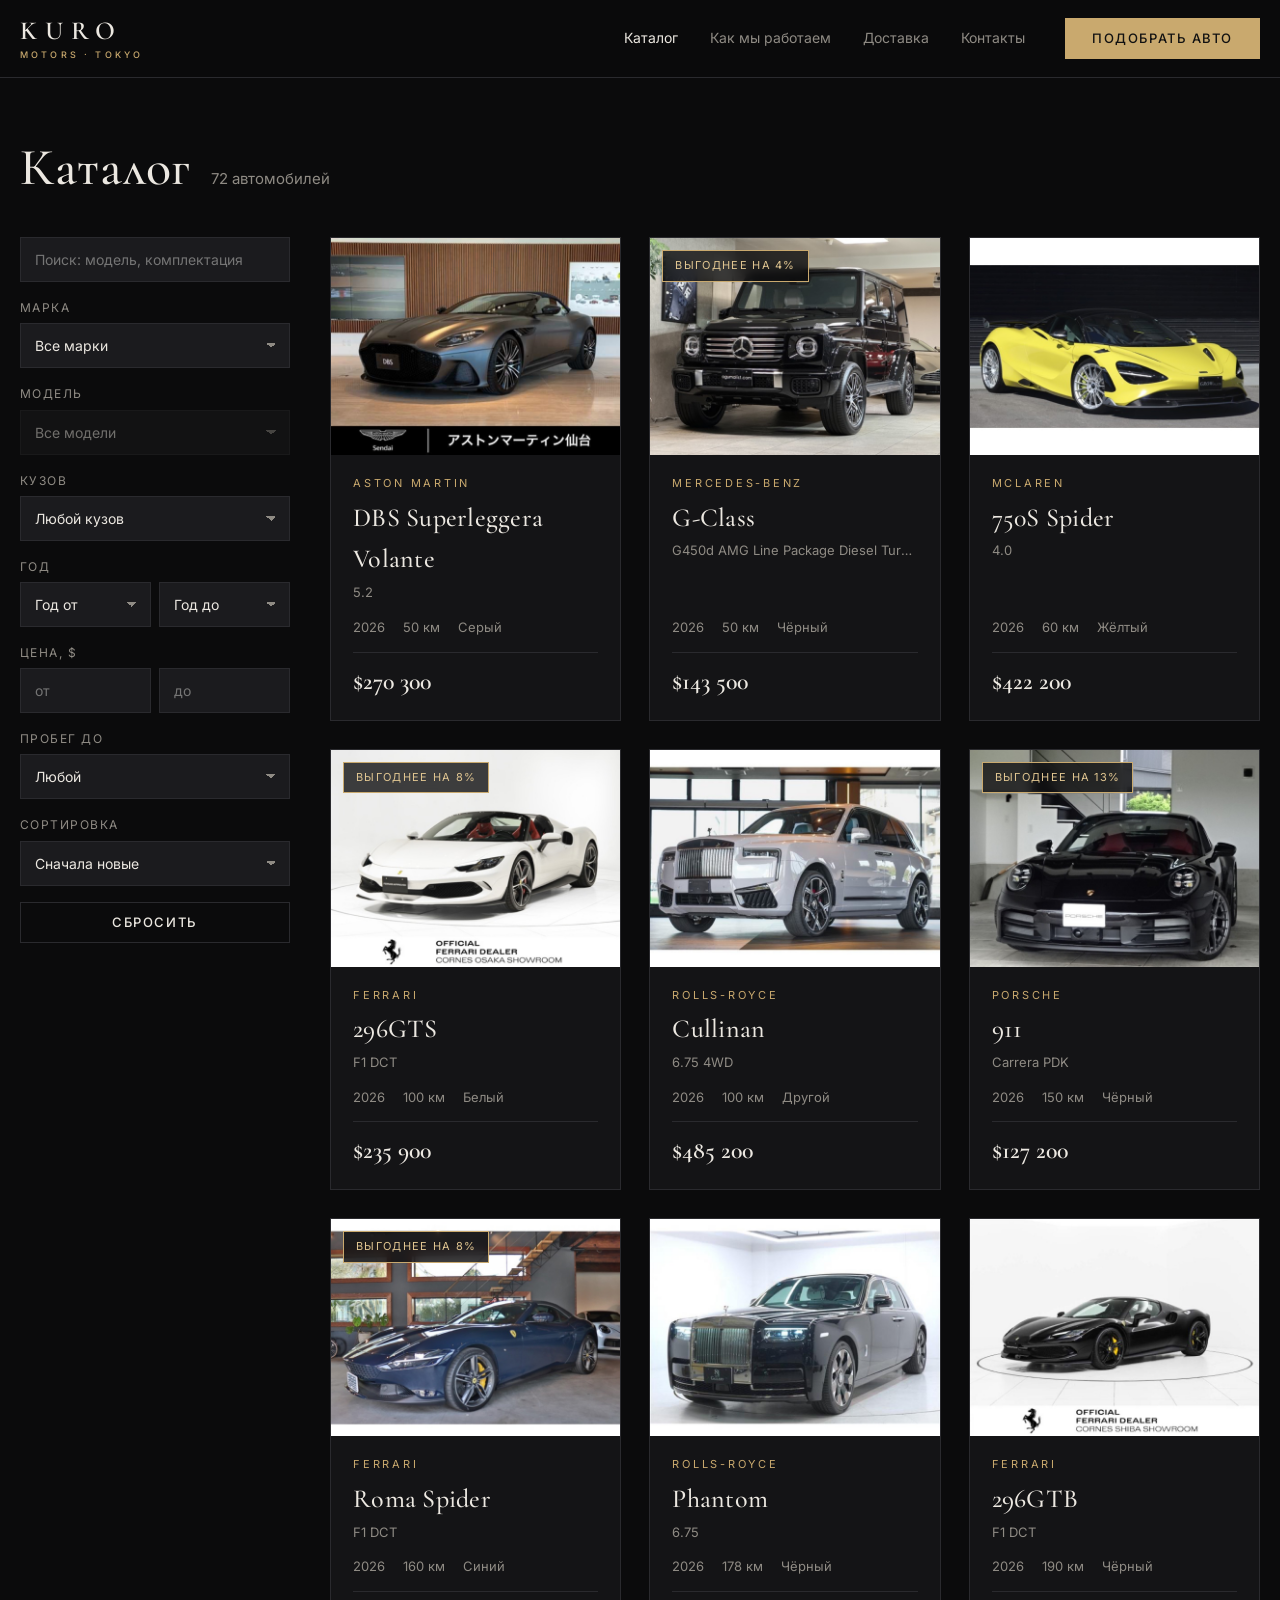
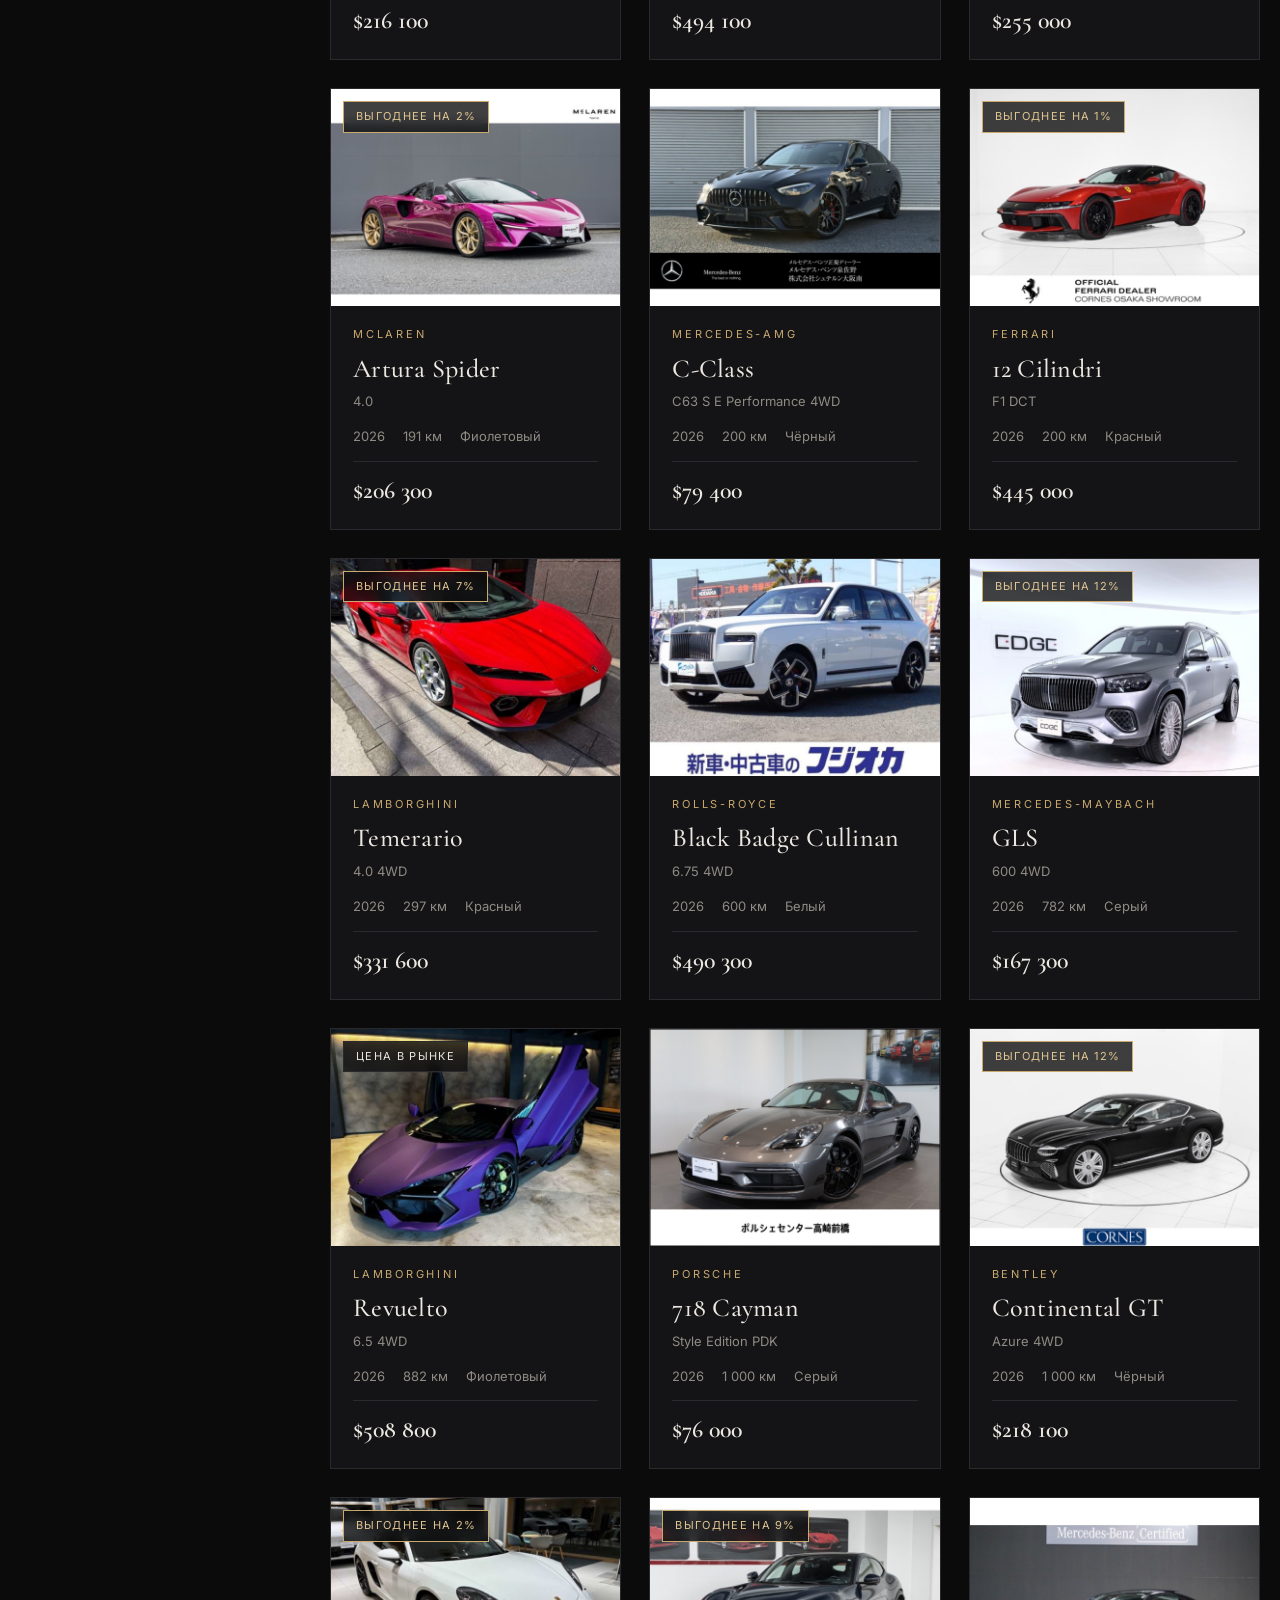
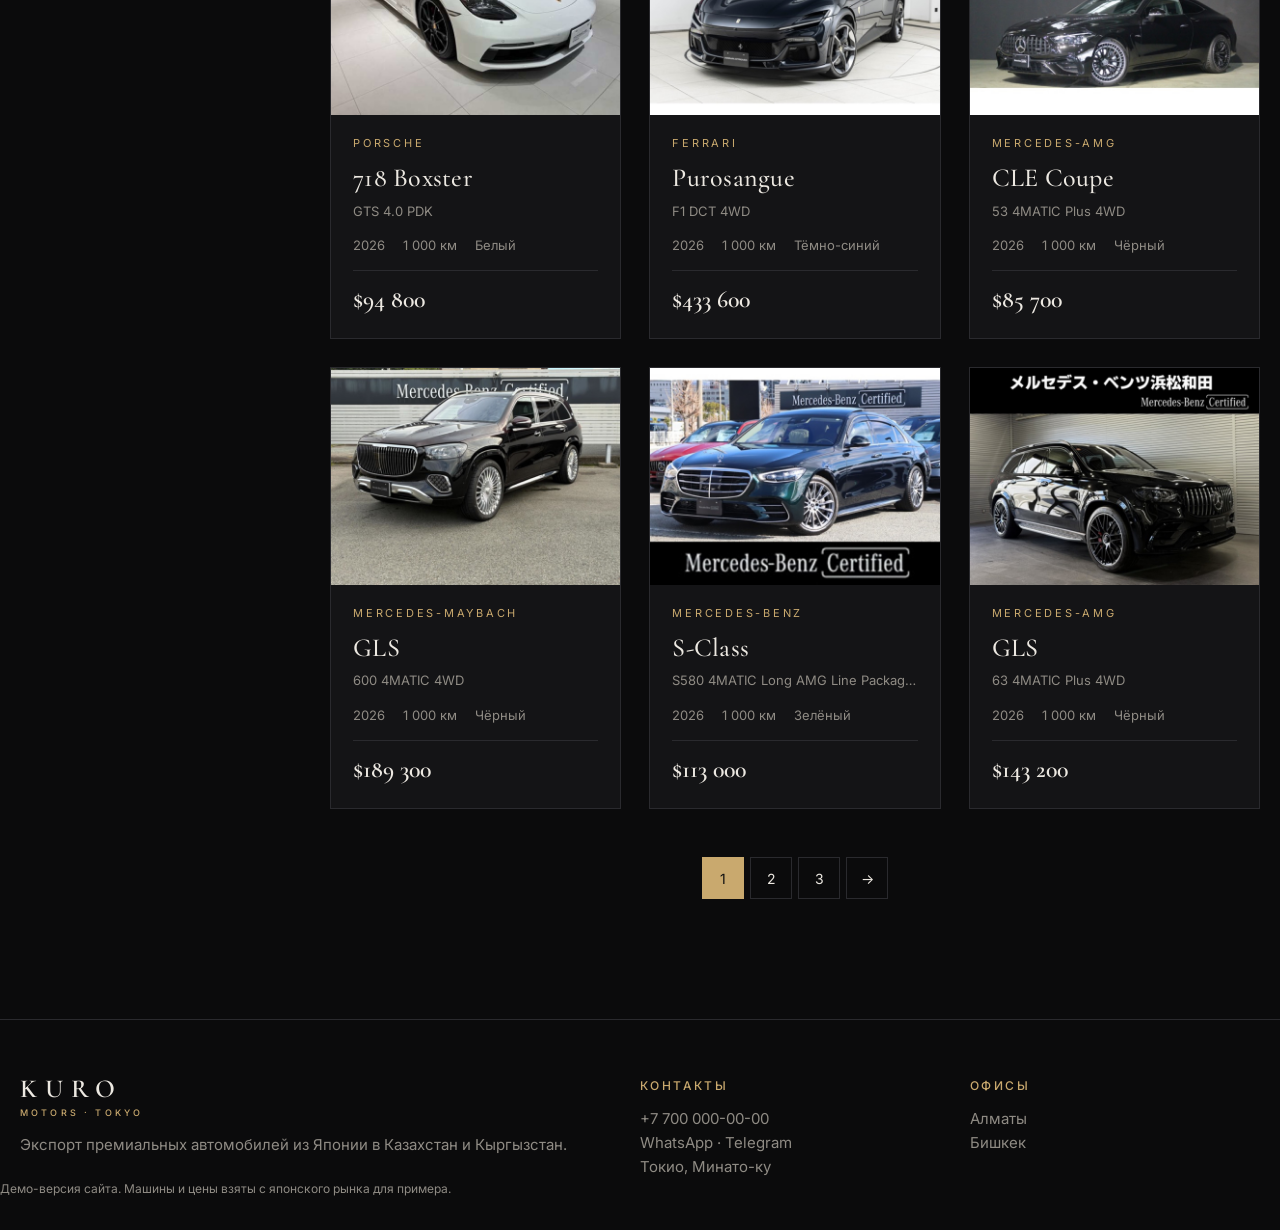
<file: kuro/catalog.html>
<!doctype html>
<html lang="ru">
<head>
<meta charset="utf-8">
<meta name="viewport" content="width=device-width, initial-scale=1">
<title>Каталог — KURO Motors</title>
<link rel="preconnect" href="https://fonts.googleapis.com">
<link rel="stylesheet" href="https://fonts.googleapis.com/css2?family=Cormorant+Garamond:wght@500;600&family=Inter:wght@400;500;600&display=swap">
<link rel="stylesheet" href="style.css?v=3">
</head>
<body data-page="catalog">
<main class="wrap">
  <div class="cat-head">
    <h1>Каталог</h1>
    <p class="muted"><span id="count"></span> автомобилей</p>
    <button class="btn btn-line" id="toggle-filters">Фильтры</button>
  </div>
  <div class="cat-grid">
    <aside class="side">
      <form id="filters" class="filters">
        <input type="search" name="q" placeholder="Поиск: модель, комплектация">
        <label>Марка<select name="make"></select></label>
        <label>Модель<select name="model"></select></label>
        <label>Кузов<select name="body"></select></label>
        <label>Год<span class="pair"><select name="year_from"></select><select name="year_to"></select></span></label>
        <label>Цена, $<span class="pair"><input type="number" name="price_from" placeholder="от" min="0" step="10000"><input type="number" name="price_to" placeholder="до" min="0" step="10000"></span></label>
        <label>Пробег до<select name="km_to"><option value="">Любой</option><option value="5000">5 000 км</option><option value="10000">10 000 км</option><option value="30000">30 000 км</option><option value="50000">50 000 км</option></select></label>
        <label>Сортировка<select name="sort"><option value="new">Сначала новые</option><option value="deal">Сначала выгодные</option><option value="cheap">Сначала дешевле</option><option value="expensive">Сначала дороже</option><option value="km">По пробегу</option></select></label>
        <button type="reset" class="btn btn-line">Сбросить</button>
      </form>
    </aside>
    <div>
      <div class="cards" id="grid"></div>
      <nav class="pager" id="pager"></nav>
    </div>
  </div>
</main>
<script src="../data/cars.js?v=3" charset="utf-8"></script>
<script src="../shared/core.js?v=3" charset="utf-8"></script>
<script src="site.js?v=3" charset="utf-8"></script>
</body>
</html>
</file>
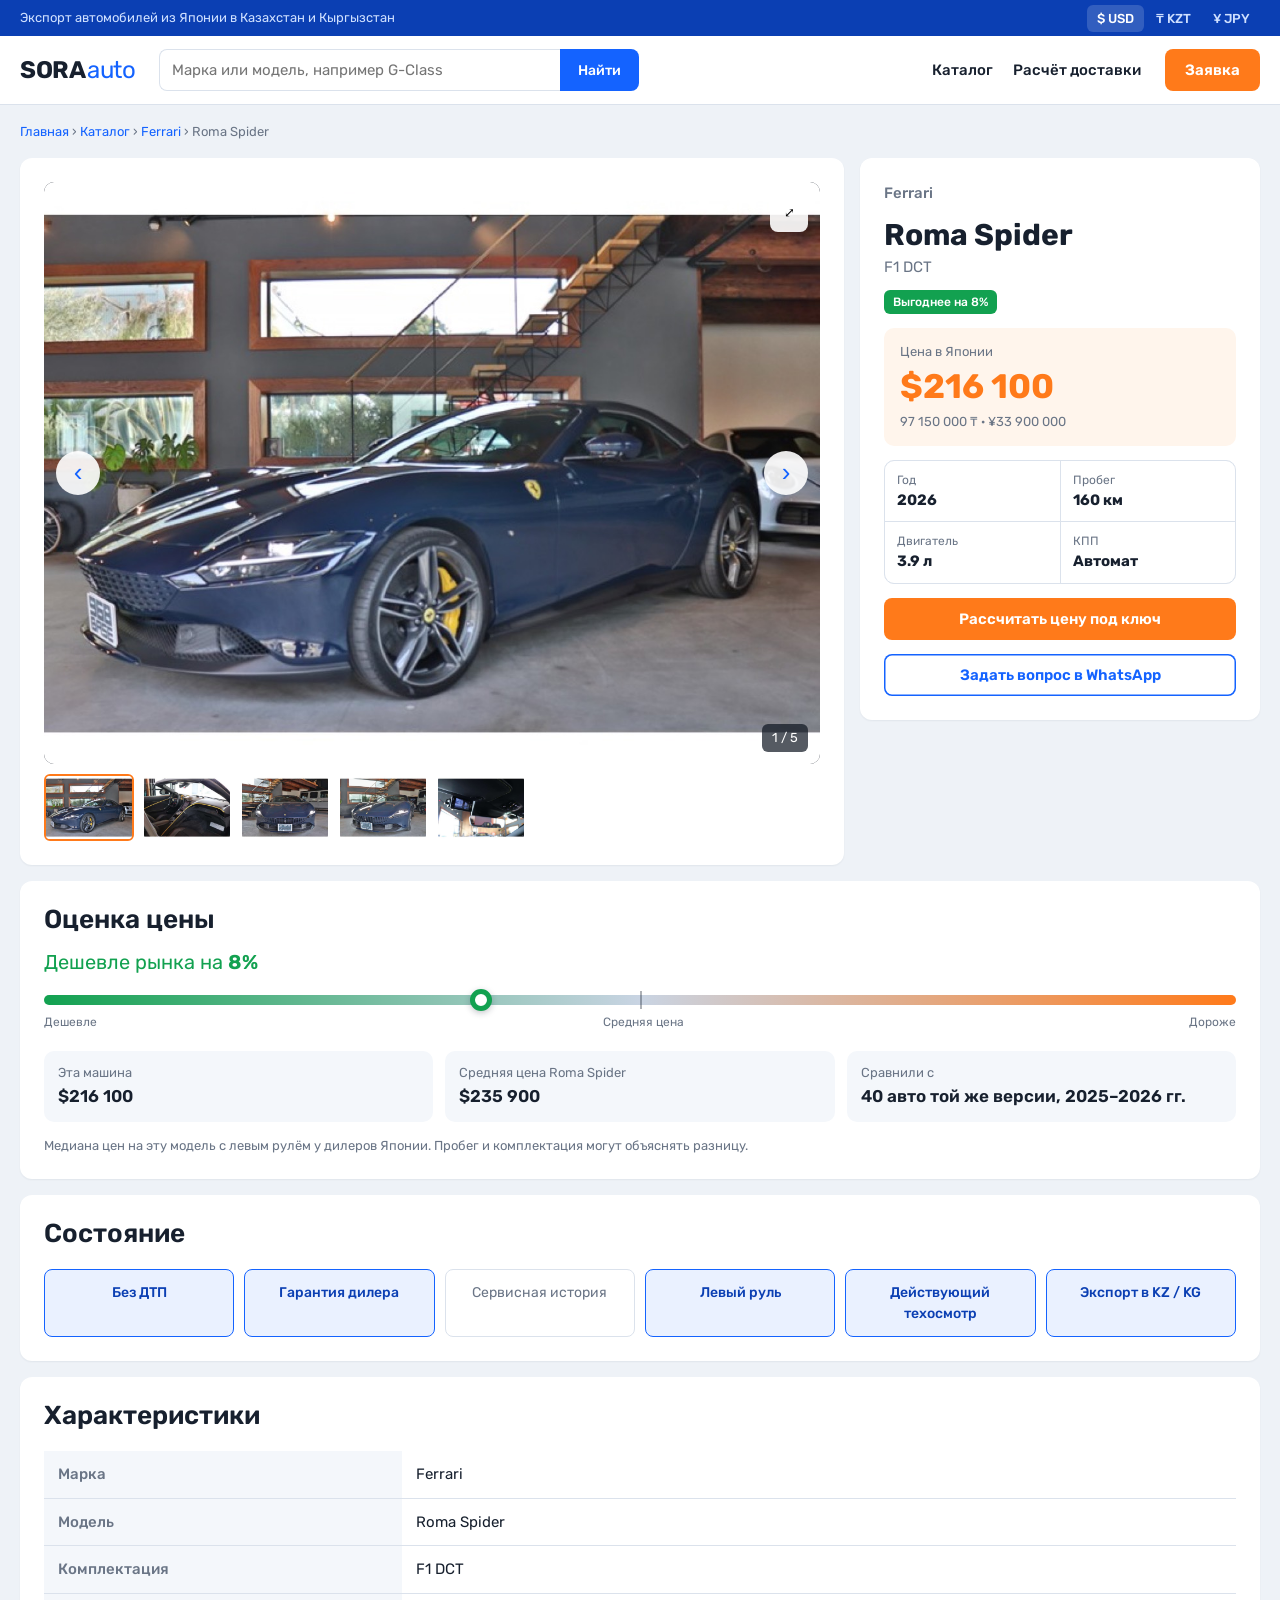
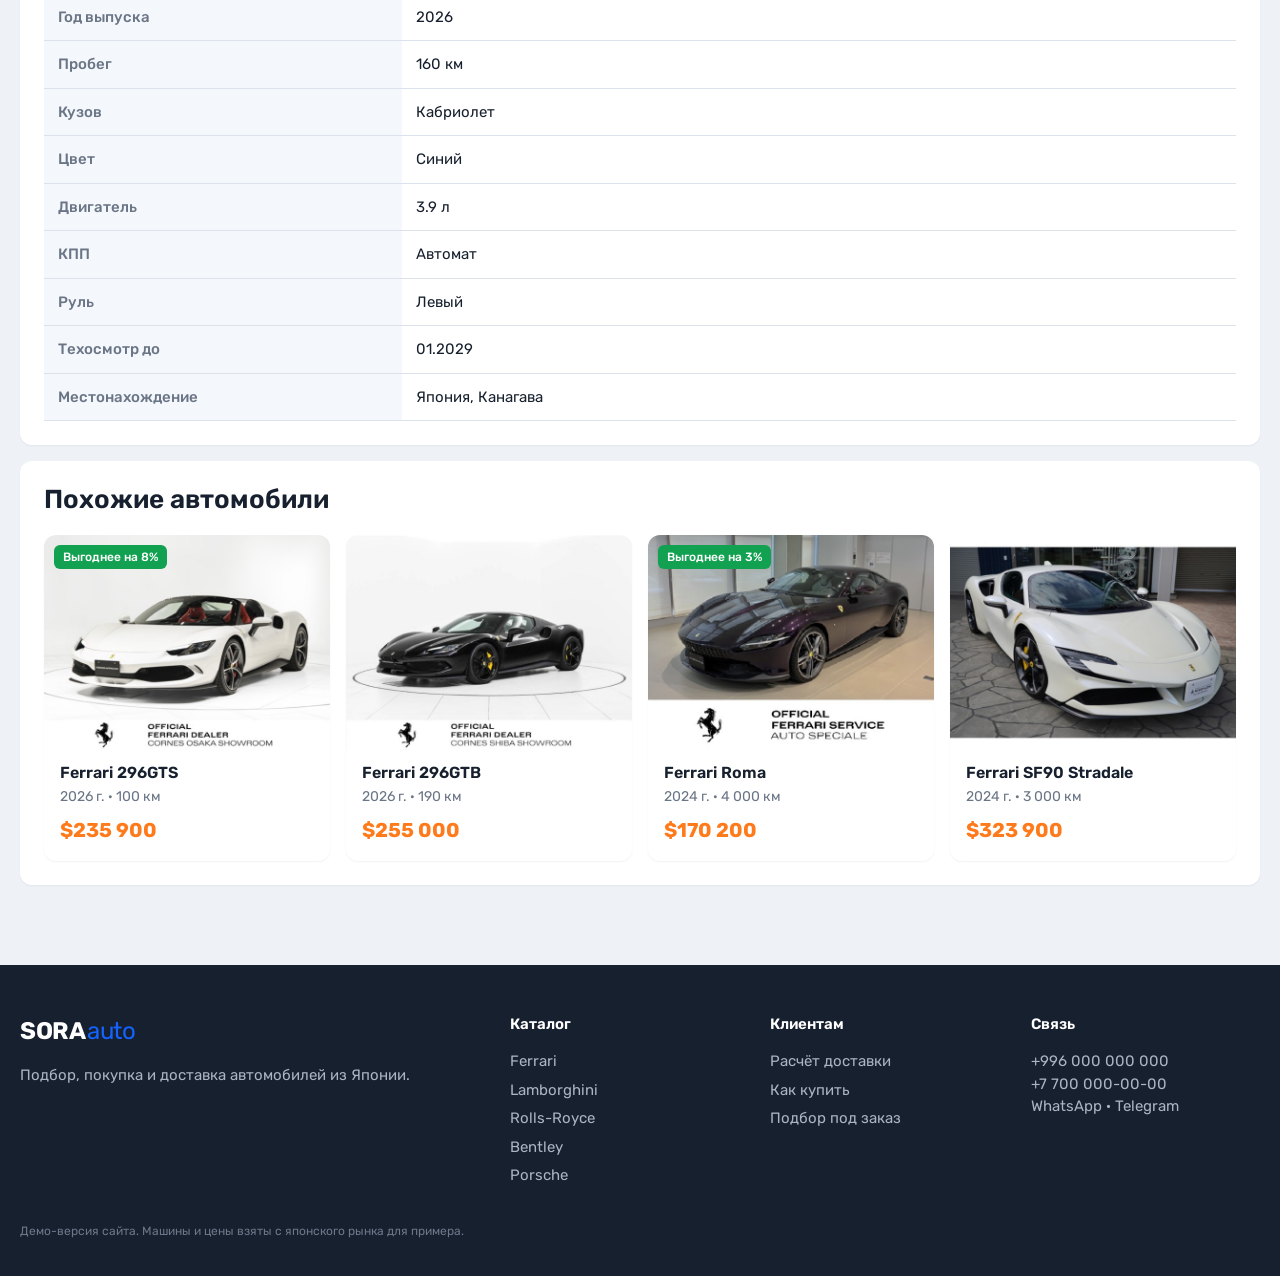
<file: sora/car.html>
<!doctype html>
<html lang="ru">
<head>
<meta charset="utf-8">
<meta name="viewport" content="width=device-width, initial-scale=1">
<title>Автомобиль — SORA auto</title>
<link rel="preconnect" href="https://fonts.googleapis.com">
<link rel="stylesheet" href="https://fonts.googleapis.com/css2?family=Rubik:wght@400;500;600;700&display=swap">
<link rel="stylesheet" href="style.css?v=3">
</head>
<body data-page="car">
<main class="wrap" id="car"></main>
<script src="../data/cars.js?v=3" charset="utf-8"></script>
<script src="../shared/core.js?v=3" charset="utf-8"></script>
<script src="site.js?v=3" charset="utf-8"></script>
</body>
</html>
</file>
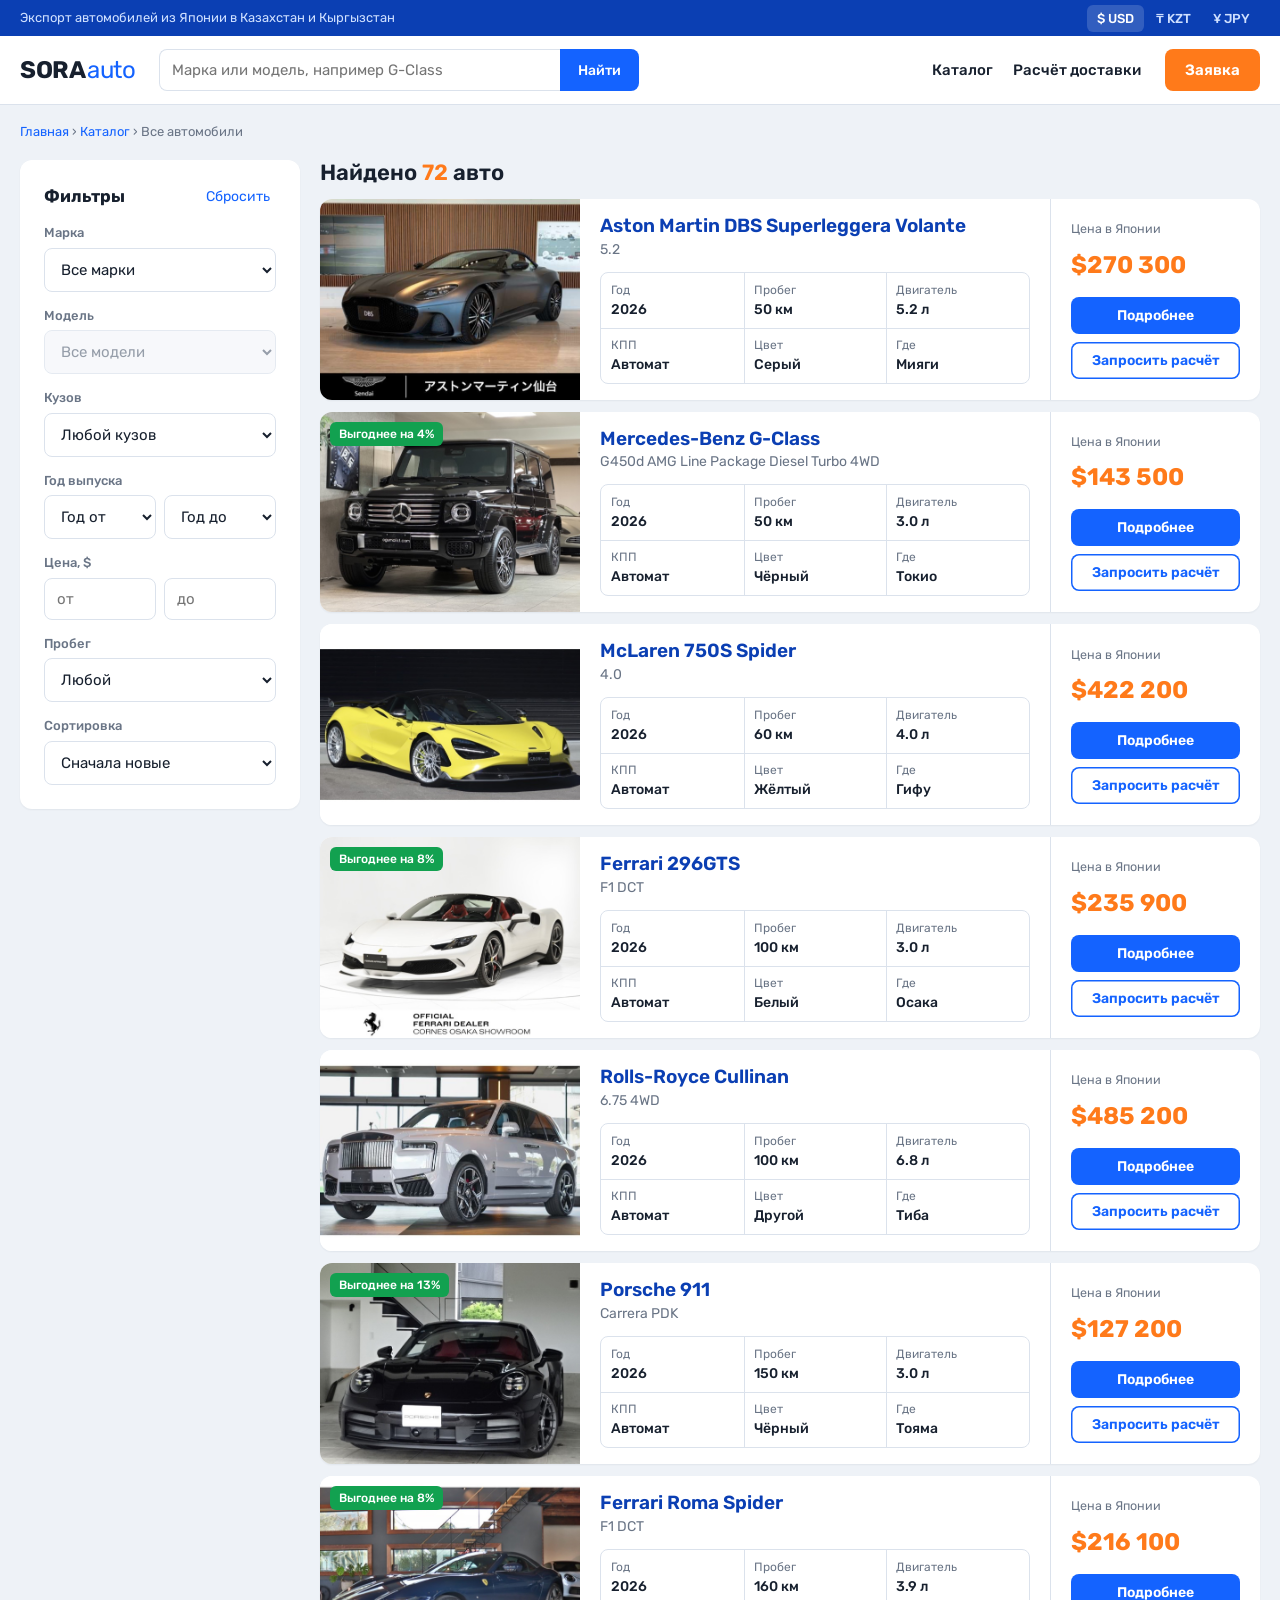
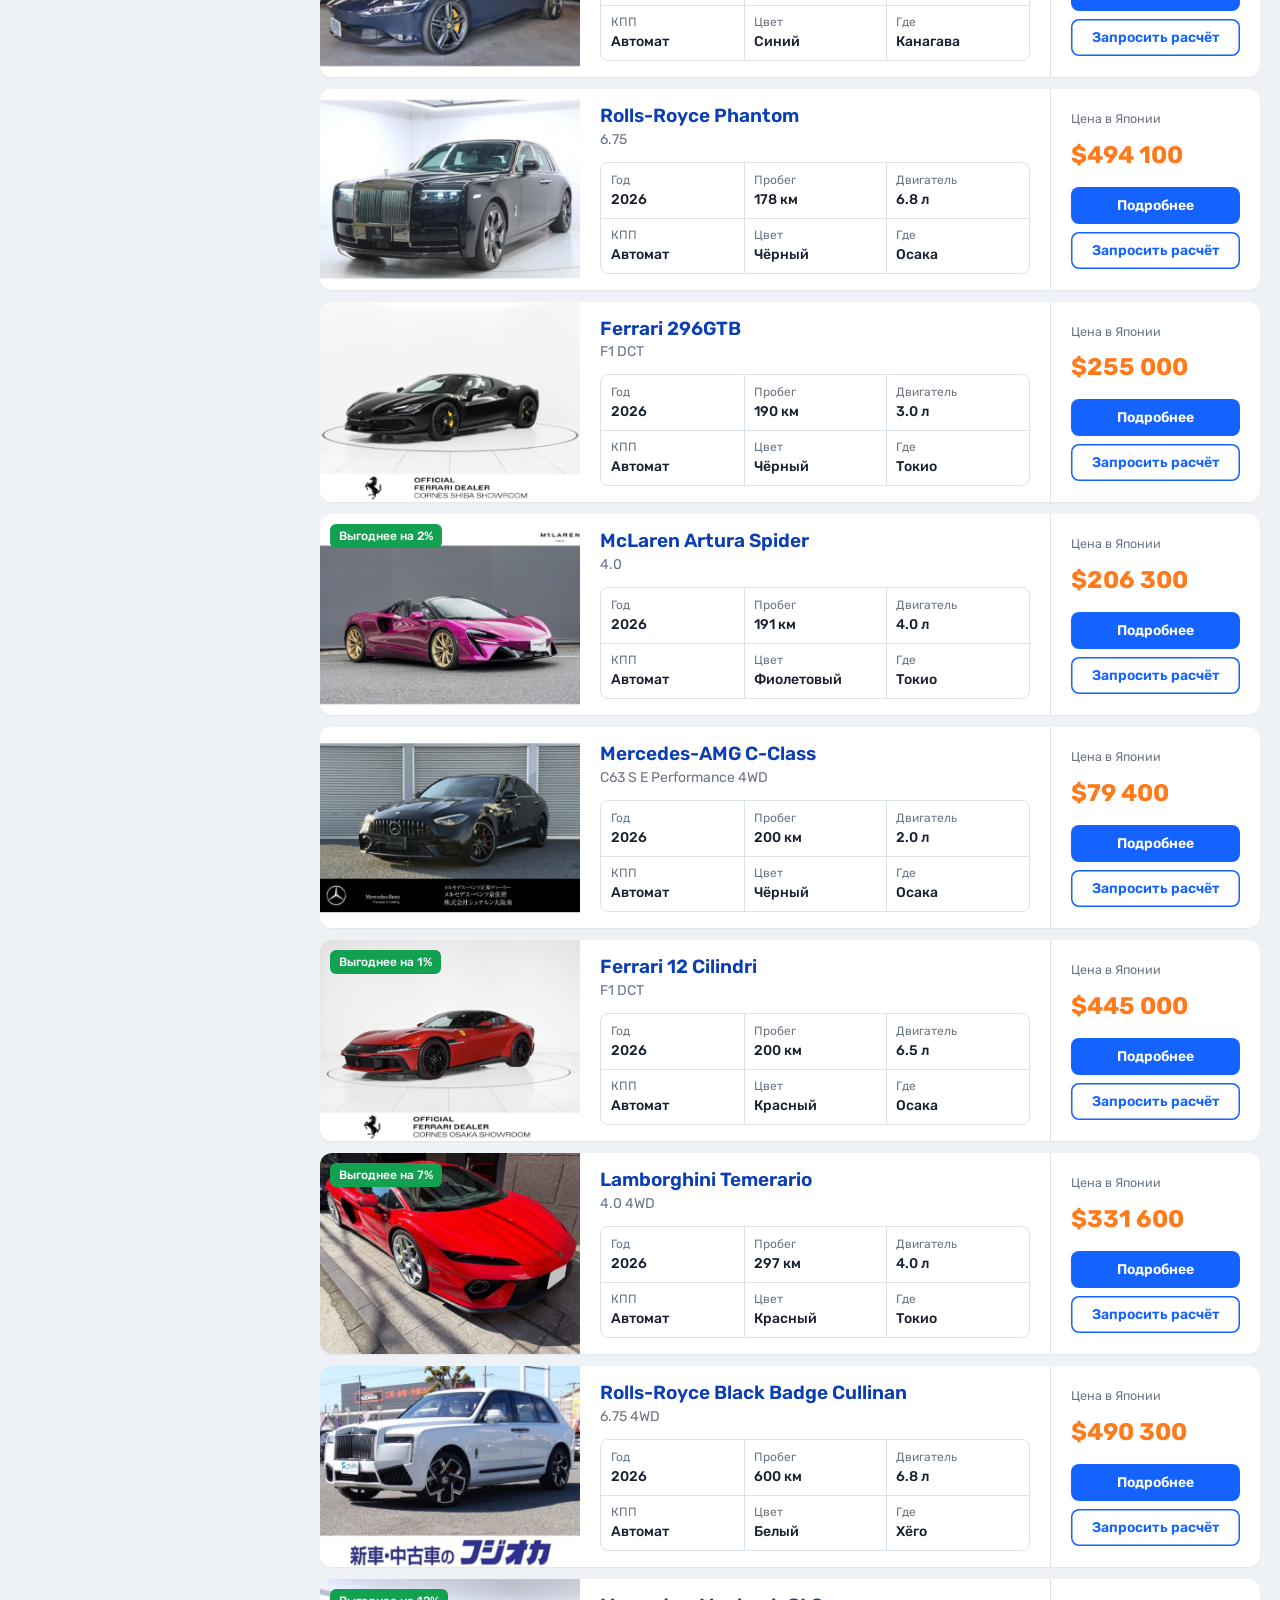
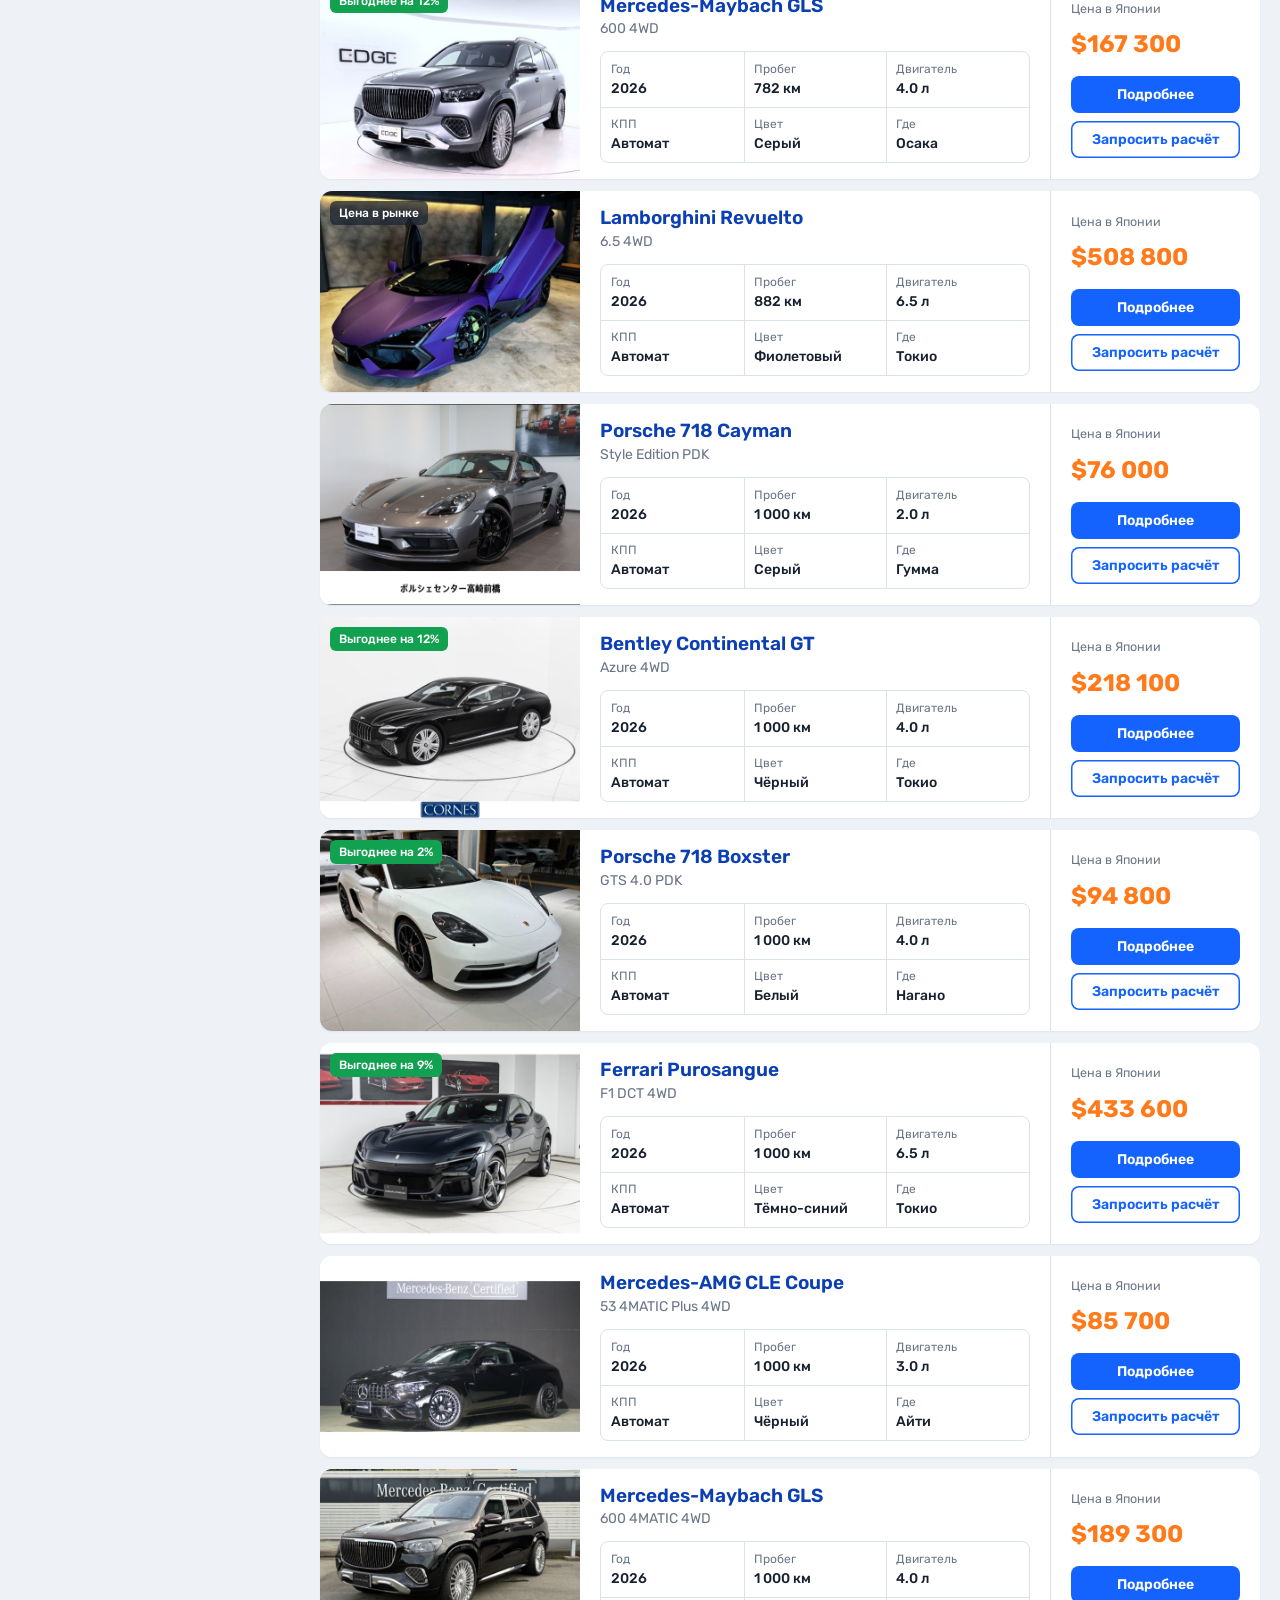
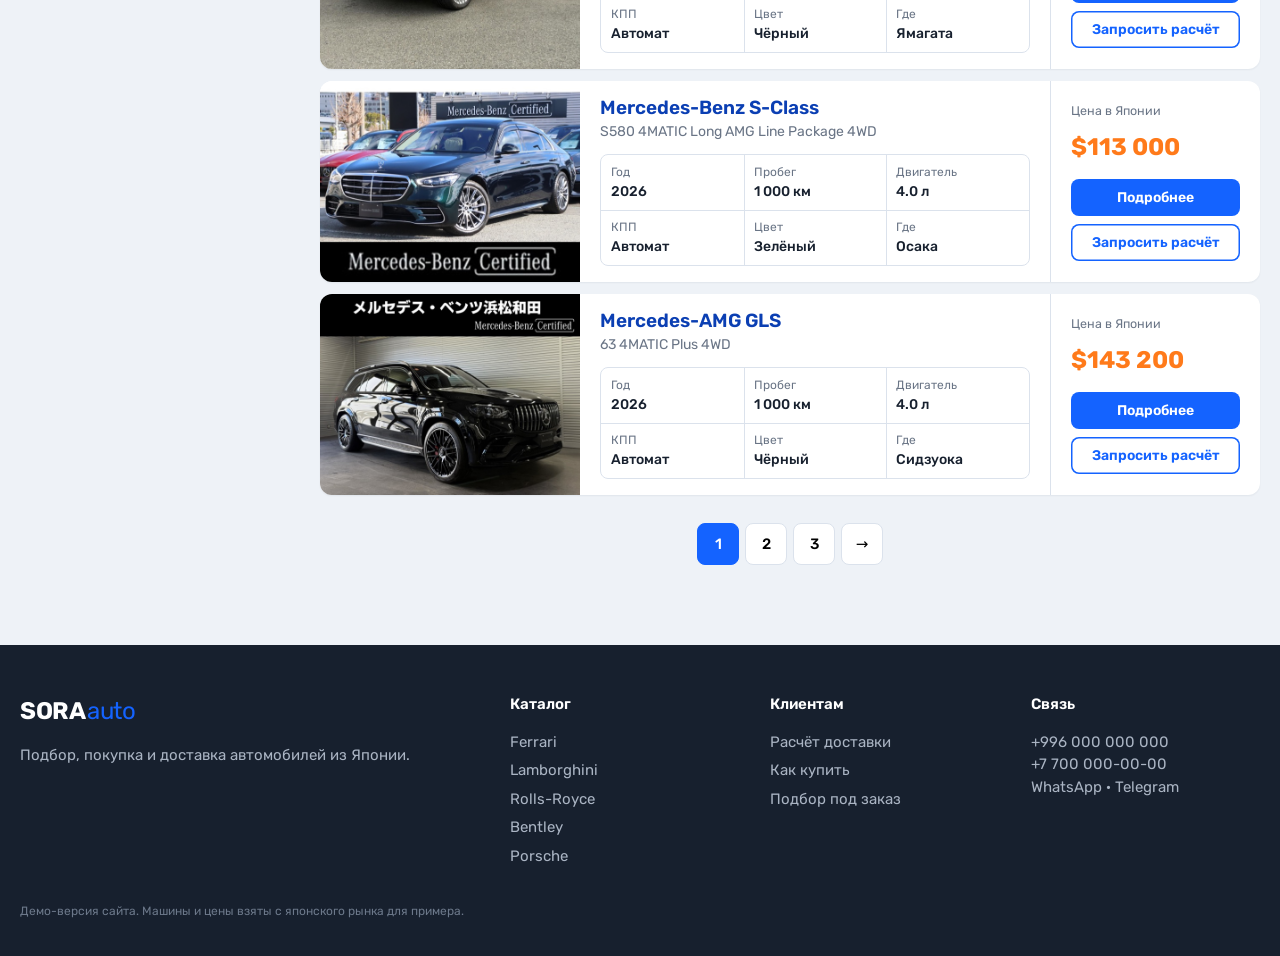
<file: sora/catalog.html>
<!doctype html>
<html lang="ru">
<head>
<meta charset="utf-8">
<meta name="viewport" content="width=device-width, initial-scale=1">
<title>Каталог — SORA auto</title>
<link rel="preconnect" href="https://fonts.googleapis.com">
<link rel="stylesheet" href="https://fonts.googleapis.com/css2?family=Rubik:wght@400;500;600;700&display=swap">
<link rel="stylesheet" href="style.css?v=3">
</head>
<body data-page="catalog">
<main class="wrap">
  <nav class="crumbs"><a href="index.html">Главная</a> › <a href="catalog.html">Каталог</a> › <span id="crumb"></span></nav>
  <div class="cat-grid">
    <aside class="side panel">
      <form id="filters" class="filters">
        <div class="side-head"><b>Фильтры</b><button type="reset">Сбросить</button></div>
        <input type="hidden" name="q">
        <label>Марка<select name="make"></select></label>
        <label>Модель<select name="model"></select></label>
        <label>Кузов<select name="body"></select></label>
        <label>Год выпуска<span class="pair"><select name="year_from"></select><select name="year_to"></select></span></label>
        <label>Цена, $<span class="pair"><input type="number" name="price_from" placeholder="от" min="0" step="10000"><input type="number" name="price_to" placeholder="до" min="0" step="10000"></span></label>
        <label>Пробег<select name="km_to"><option value="">Любой</option><option value="5000">до 5 000 км</option><option value="10000">до 10 000 км</option><option value="30000">до 30 000 км</option><option value="50000">до 50 000 км</option></select></label>
        <label class="sort-in">Сортировка<select name="sort"><option value="new">Сначала новые</option><option value="deal">Сначала выгодные</option><option value="cheap">Цена ↑</option><option value="expensive">Цена ↓</option><option value="km">Пробег ↑</option></select></label>
      </form>
    </aside>
    <div>
      <div class="res-head">
        <h1>Найдено <span id="count"></span> авто</h1>
        <button class="btn btn-ghost" id="toggle-filters">Фильтры</button>
      </div>
      <div class="rows" id="grid"></div>
      <nav class="pager" id="pager"></nav>
    </div>
  </div>
</main>
<script src="../data/cars.js?v=3" charset="utf-8"></script>
<script src="../shared/core.js?v=3" charset="utf-8"></script>
<script src="site.js?v=3" charset="utf-8"></script>
</body>
</html>
</file>
<file: hikari/style.css>
:root {
  --bg: #f6f5f2; --white: #fff; --text: #141414; --muted: #77746e; --line: #e3e1db;
  --accent: #c0262d; --radius: 18px; --font: "Manrope", system-ui, sans-serif;
}
* { box-sizing: border-box; }
html { scroll-behavior: smooth; }
body { margin: 0; background: var(--bg); color: var(--text); font: 16px/1.6 var(--font); }
a { color: inherit; text-decoration: none; }
img { display: block; max-width: 100%; }
h1, h2, h3 { margin: 0; letter-spacing: -.03em; line-height: 1.05; }
h2 { font-size: clamp(30px, 4vw, 48px); font-weight: 700; margin-bottom: 32px; }
.wrap { width: min(1280px, 100% - 32px); margin-inline: auto; }
section { margin-top: 120px; }
.muted, .card-sub { color: var(--muted); }

.btn { display: inline-flex; align-items: center; justify-content: center; padding: 15px 28px; border-radius: 999px; border: 0;
  background: var(--text); color: #fff; font: 600 15px var(--font); cursor: pointer; transition: .2s; }
.btn:hover { background: var(--accent); }
input, select { width: 100%; padding: 15px 18px; border: 1px solid var(--line); border-radius: 999px; background: var(--white);
  font: 500 15px var(--font); color: var(--text); appearance: none; }
select { background-image: url("data:image/svg+xml,%3Csvg xmlns='http://www.w3.org/2000/svg' width='12' height='8'%3E%3Cpath d='M1 1l5 5 5-5' fill='none' stroke='%23777' stroke-width='1.5'/%3E%3C/svg%3E");
  background-repeat: no-repeat; background-position: right 18px center; padding-right: 42px; }
select:disabled { opacity: .5; }
input:focus, select:focus { outline: 2px solid var(--text); outline-offset: -1px; }
.link { font-weight: 600; border-bottom: 1.5px solid currentColor; }

/* header */
.top { position: sticky; top: 0; z-index: 20; display: flex; align-items: center; gap: 32px; padding: 20px max(16px, calc((100% - 1280px) / 2));
  background: rgba(246, 245, 242, .9); backdrop-filter: blur(12px); }
.logo { font-weight: 800; font-size: 26px; letter-spacing: -.05em; display: inline-flex; align-items: flex-end; gap: 3px; }
.logo i { width: 8px; height: 8px; border-radius: 50%; background: var(--accent); margin-bottom: 7px; }
.nav { display: flex; gap: 6px; margin-inline: auto; background: var(--white); border-radius: 999px; padding: 5px; border: 1px solid var(--line); }
.nav a { padding: 8px 18px; border-radius: 999px; font-weight: 500; font-size: 15px; }
.nav a:hover, .nav a[aria-current] { background: var(--text); color: #fff; }
.top-phone { font-weight: 700; }
.burger { display: none; width: 44px; height: 44px; border-radius: 50%; border: 1px solid var(--line); background: var(--white); cursor: pointer; padding: 14px 12px; flex-direction: column; justify-content: space-between; }
.burger span { display: block; height: 2px; background: var(--text); }

/* hero */
.hero { margin-top: 40px; display: grid; grid-template-columns: minmax(0, 1fr) minmax(0, 1.1fr); gap: 56px; align-items: center; }
.hero h1 { font-size: clamp(44px, 6.4vw, 92px); font-weight: 800; }
.hero-text p { font-size: 18px; color: var(--muted); max-width: 500px; margin: 24px 0 32px; }
.quick { display: flex; gap: 8px; background: var(--white); padding: 8px; border-radius: 999px; border: 1px solid var(--line); margin-bottom: 24px; max-width: 560px; }
.quick select { border: 0; }
.mosaic { display: grid; grid-template-columns: minmax(0, 1fr) minmax(0, 1fr); gap: 12px; }
.mosaic a { position: relative; border-radius: var(--radius); overflow: hidden; aspect-ratio: 1; background: var(--line); }
.mosaic a:first-child { grid-row: span 2; aspect-ratio: auto; }
.mosaic a:nth-child(4) { display: none; }
.mosaic img { width: 100%; height: 100%; object-fit: cover; transition: transform .6s; }
.mosaic a:hover img { transform: scale(1.05); }
.mosaic span { position: absolute; left: 12px; bottom: 12px; background: var(--white); padding: 6px 14px; border-radius: 999px; font-size: 13px; font-weight: 600; }

.bodies { display: flex; flex-wrap: wrap; gap: 12px; }
.bodies a { padding: 18px 30px; background: var(--white); border-radius: 999px; font-size: 20px; font-weight: 600; border: 1px solid var(--line); transition: .2s; }
.bodies a:hover { background: var(--text); color: #fff; }
.bodies sup { color: var(--accent); font-size: 12px; }

.sec-head { display: flex; justify-content: space-between; align-items: center; margin-bottom: 32px; }
.sec-head h2 { margin: 0; }
.rail-nav { display: flex; gap: 8px; }
.rail-nav button { width: 52px; height: 52px; border-radius: 50%; border: 1px solid var(--line); background: var(--white); font-size: 20px; cursor: pointer; }
.rail-nav button:hover { background: var(--text); color: #fff; }
.rail { display: grid; grid-auto-flow: column; grid-auto-columns: minmax(300px, calc((100% - 72px) / 4)); gap: 24px; overflow-x: auto; scroll-snap-type: x mandatory; scrollbar-width: none; }
.rail .card { scroll-snap-align: start; }

/* cards */
.cards { display: grid; grid-template-columns: repeat(3, minmax(0, 1fr)); gap: 40px 24px; }
.card-img { aspect-ratio: 4 / 3; border-radius: var(--radius); overflow: hidden; background: var(--line); margin-bottom: 16px; }
.card-img img { width: 100%; height: 100%; object-fit: cover; transition: transform .6s; }
.card:hover .card-img img { transform: scale(1.04); }
.card-row { display: flex; justify-content: space-between; gap: 12px; align-items: baseline; }
.card h3 { font-size: 20px; font-weight: 700; letter-spacing: -.02em; }
.card-row strong { font-size: 18px; white-space: nowrap; }
.card-sub { font-size: 14px; margin: 4px 0 0; white-space: nowrap; overflow: hidden; text-overflow: ellipsis; }

/* how / faq */
.how-grid { display: grid; grid-template-columns: repeat(4, minmax(0, 1fr)); gap: 16px; }
.how-grid div { background: var(--white); border-radius: var(--radius); padding: 32px 28px; border: 1px solid var(--line); }
.how-grid span { display: grid; place-items: center; width: 40px; height: 40px; border-radius: 50%; background: var(--accent); color: #fff; font-weight: 700; margin-bottom: 40px; }
.how-grid h3 { font-size: 24px; margin-bottom: 8px; }
.how-grid p { margin: 0; color: var(--muted); }
.faq { max-width: 860px; }
.faq details { border-bottom: 1px solid var(--line); padding: 22px 0; }
.faq summary { font-size: 20px; font-weight: 600; cursor: pointer; list-style: none; display: flex; justify-content: space-between; gap: 16px; }
.faq summary::after { content: "+"; font-weight: 400; font-size: 26px; line-height: 1; transition: .2s; }
.faq details[open] summary::after { transform: rotate(45deg); }
.faq p { color: var(--muted); margin: 12px 0 0; }
.contact { background: var(--text); color: #fff; border-radius: 32px; padding: 64px; }
.lead { display: grid; gap: 10px; }
.lead-row { grid-template-columns: minmax(0, 1fr) minmax(0, 1fr) minmax(0, 1.4fr) auto; }
.contact .btn { background: var(--accent); }
.contact .btn:hover { background: #fff; color: var(--text); }
.lead-ok strong { font-size: 24px; display: block; margin-bottom: 4px; }
.lead-ok p { margin: 0 0 8px; }
.lead-ok small { opacity: .6; }
.lead-modal { border: 0; border-radius: 24px; padding: 40px; width: min(440px, 100% - 32px); }
.lead-modal h3 { font-size: 28px; }
.lead-modal::backdrop { background: rgba(20, 20, 20, .5); backdrop-filter: blur(4px); }
.lead-close { position: absolute; top: 14px; right: 18px; background: none; border: 0; font-size: 28px; cursor: pointer; color: var(--muted); }

/* footer */
.foot { margin-top: 140px; border-top: 1px solid var(--line); padding: 48px 0 32px; }
.foot-in { display: flex; justify-content: space-between; gap: 32px; flex-wrap: wrap; }
.foot p { margin: 0; color: var(--muted); }
.demo-note { font-size: 12px; color: var(--muted); margin-top: 32px; }

/* catalog */
.cat-head { padding: 48px 0 24px; scroll-margin-top: 90px; }
.cat-head h1 { font-size: clamp(44px, 6vw, 80px); font-weight: 800; }
.cat-head sup { font-size: .35em; color: var(--accent); vertical-align: top; }
.bar { display: grid; grid-template-columns: repeat(6, minmax(0, 1fr)); gap: 8px; }
.chips { display: flex; gap: 8px; flex-wrap: wrap; margin: 20px 0 40px; }
.chips button { padding: 9px 18px; border-radius: 999px; border: 1px solid var(--line); background: transparent; font: 500 14px var(--font); cursor: pointer; }
.chips button.on { background: var(--text); color: #fff; border-color: var(--text); }
.pager { display: flex; gap: 6px; justify-content: center; margin-top: 64px; }
.pager button, .pager span { min-width: 46px; height: 46px; border-radius: 999px; border: 1px solid var(--line); background: var(--white); font: 600 15px var(--font); cursor: pointer; display: grid; place-items: center; }
.pager [aria-current] { background: var(--text); color: #fff; }
.pager span { border: 0; background: none; }

/* car page */
.car-head { padding: 32px 0 28px; }
.back { font-weight: 600; color: var(--muted); }
.car-head h1 { font-size: clamp(38px, 5.5vw, 72px); font-weight: 800; margin-top: 20px; }
.car-body { display: grid; grid-template-columns: minmax(0, 1fr) 400px; gap: 64px; margin-top: 56px; align-items: start; }
.facts { display: grid; grid-template-columns: repeat(4, minmax(0, 1fr)); gap: 12px; margin-bottom: 64px; }
.facts div { background: var(--white); border-radius: var(--radius); padding: 22px; border: 1px solid var(--line); }
.facts small { color: var(--muted); display: block; }
.facts b { font-size: 22px; }
.specs { display: grid; grid-template-columns: minmax(0, 1fr) minmax(0, 1fr); margin: 0; }
.specs dt, .specs dd { padding: 14px 0; border-bottom: 1px solid var(--line); margin: 0; }
.specs dt { color: var(--muted); }
.specs dd { font-weight: 600; text-align: right; }
.price-box { position: sticky; top: 100px; background: var(--white); border-radius: 24px; padding: 32px; border: 1px solid var(--line); }
.price-box small { color: var(--muted); }
.price { font-size: 44px; font-weight: 800; letter-spacing: -.03em; }
.price-box .lead { margin-top: 24px; padding-top: 24px; border-top: 1px solid var(--line); }
.price-box .lead p { margin: 0 0 4px; font-weight: 600; }

/* gallery */
.gallery { display: grid; grid-template-columns: minmax(0, 1fr); }
.g-main { position: relative; aspect-ratio: 16 / 9; border-radius: 24px; overflow: hidden; background: #111; }
.g-main img { width: 100%; height: 100%; object-fit: contain; }
.g-prev, .g-next { position: absolute; top: 50%; translate: 0 -50%; width: 52px; height: 52px; border-radius: 50%; border: 0; background: rgba(255,255,255,.92); font-size: 26px; cursor: pointer; }
.g-prev { left: 16px; } .g-next { right: 16px; }
.g-full { position: absolute; top: 16px; right: 16px; width: 44px; height: 44px; border-radius: 50%; border: 0; background: rgba(255,255,255,.92); cursor: pointer; font-size: 18px; }
.g-count { position: absolute; bottom: 16px; left: 16px; background: rgba(255,255,255,.92); padding: 6px 14px; border-radius: 999px; font-size: 13px; font-weight: 600; }
.g-thumbs { display: flex; gap: 10px; overflow-x: auto; margin-top: 12px; scrollbar-width: none; }
.g-thumbs button { flex: 0 0 120px; aspect-ratio: 4 / 3; border-radius: 12px; overflow: hidden; padding: 0; border: 2px solid transparent; cursor: pointer; opacity: .55; background: none; }
.g-thumbs button.on { opacity: 1; border-color: var(--text); }
.g-thumbs img { width: 100%; height: 100%; object-fit: cover; }
.g-single .g-prev, .g-single .g-next, .g-single .g-thumbs { display: none; }
.g-fs { position: fixed; inset: 0; z-index: 50; background: #111; padding: 16px; display: flex; flex-direction: column; width: 100%; }
.g-fs .g-main { flex: 1; aspect-ratio: auto; border-radius: 0; }

@media (max-width: 1000px) {
  .nav { display: none; position: absolute; top: 100%; left: 16px; right: 16px; flex-direction: column; border-radius: var(--radius); }
  .nav.open { display: flex; }
  .burger { display: flex; }
  .top-phone { margin-left: auto; font-size: 14px; }
  .hero, .car-body { grid-template-columns: minmax(0, 1fr); }
  .cards { grid-template-columns: minmax(0, 1fr) minmax(0, 1fr); }
  .how-grid { grid-template-columns: minmax(0, 1fr) minmax(0, 1fr); }
  .lead-row { grid-template-columns: minmax(0, 1fr); }
  .contact { padding: 40px 24px; }
  .bar { grid-template-columns: minmax(0, 1fr) minmax(0, 1fr); }
  .price-box { position: static; order: -1; }
}
@media (max-width: 600px) {
  section { margin-top: 80px; }
  .top-phone { display: none; }
  .burger { margin-left: auto; }
  .quick { flex-direction: column; border-radius: var(--radius); }
  .cards, .how-grid { grid-template-columns: minmax(0, 1fr); }
  .rail { grid-auto-columns: 82%; }
  .facts { grid-template-columns: minmax(0, 1fr) minmax(0, 1fr); }
  .specs { grid-template-columns: minmax(0, 1fr) minmax(0, 1fr); font-size: 14px; }
  .g-main { aspect-ratio: 4 / 3; border-radius: var(--radius); }
  .g-thumbs button { flex-basis: 84px; }
  .bodies a { padding: 12px 20px; font-size: 16px; }
  .card-row { flex-direction: column; gap: 2px; }
}

/* deal badge + price assessment */
.card-img { position: relative; }
.deal-badge { position: absolute; left: 12px; top: 12px; padding: 6px 14px; border-radius: 999px; font-size: 13px; font-weight: 700; background: var(--white); color: var(--text); }
.deal-badge.good { background: var(--accent); color: #fff; }
.deal { background: var(--white); border: 1px solid var(--line); border-radius: var(--radius); padding: 32px; margin-bottom: 64px; }
.deal h2 { margin-bottom: 16px; font-size: 28px; }
.deal-verdict { font-size: 24px; font-weight: 700; letter-spacing: -.02em; margin: 0 0 24px; }
.deal-verdict.good b { color: var(--accent); }
.deal-scale { position: relative; height: 8px; border-radius: 999px; background: linear-gradient(90deg, var(--accent), var(--line) 50%, #9b978f); }
.deal-dot { position: absolute; top: 50%; width: 24px; height: 24px; border-radius: 50%; translate: -50% -50%; background: var(--text); border: 4px solid var(--white); box-shadow: 0 2px 8px rgba(0, 0, 0, .2); }
.deal-dot.good { background: var(--accent); }
.deal-legend { display: flex; justify-content: space-between; font-size: 13px; color: var(--muted); margin-top: 10px; }
.deal-text { color: var(--muted); margin: 20px 0 0; }
.deal-text b { color: var(--text); }
@media (max-width: 600px) { .deal { padding: 22px 18px; margin-bottom: 40px; } .deal-verdict { font-size: 20px; } }
</file>
<file: kuro/style.css>
:root {
  --bg: #0b0b0c; --surface: #141416; --surface-2: #1b1b1e; --line: #2a2a2e;
  --text: #ece8e1; --muted: #8f8b84; --gold: #c9a96e; --gold-2: #e2c792;
  --serif: "Cormorant Garamond", Georgia, serif; --sans: "Inter", system-ui, sans-serif;
}
* { box-sizing: border-box; }
html { scroll-behavior: smooth; }
body { margin: 0; background: var(--bg); color: var(--text); font: 15px/1.6 var(--sans); }
a { color: inherit; text-decoration: none; }
img { display: block; max-width: 100%; }
h1, h2, h3 { font-family: var(--serif); font-weight: 500; letter-spacing: .01em; margin: 0; }
h2 { font-size: clamp(28px, 4vw, 40px); }
.wrap { width: min(1240px, 100% - 32px); margin-inline: auto; }
.muted { color: var(--muted); }
.small { font-size: 13px; }
section { margin-top: 96px; }

/* buttons & inputs */
.btn { display: inline-flex; align-items: center; justify-content: center; gap: 8px; padding: 13px 26px; border: 1px solid transparent;
  font: 500 13px/1 var(--sans); letter-spacing: .12em; text-transform: uppercase; cursor: pointer; transition: .2s; }
.btn-gold { background: var(--gold); color: #111; }
.btn-gold:hover { background: var(--gold-2); }
.btn-line { border-color: var(--line); color: var(--text); background: transparent; }
.btn-line:hover { border-color: var(--gold); color: var(--gold); }
.wide { width: 100%; }
input, select { width: 100%; padding: 13px 14px; background: var(--surface-2); color: var(--text); border: 1px solid var(--line);
  font: 14px var(--sans); border-radius: 0; appearance: none; }
select { background-image: linear-gradient(45deg, transparent 50%, var(--muted) 50%), linear-gradient(-45deg, transparent 50%, var(--muted) 50%);
  background-position: calc(100% - 18px) 50%, calc(100% - 13px) 50%; background-size: 5px 5px; background-repeat: no-repeat; padding-right: 34px; }
select:disabled { opacity: .45; }
input:focus, select:focus { outline: none; border-color: var(--gold); }
.link { color: var(--gold); font-size: 14px; }

/* header */
.top { position: sticky; top: 0; z-index: 20; display: flex; align-items: center; gap: 40px; padding: 18px max(16px, calc((100% - 1240px) / 2));
  background: rgba(11, 11, 12, .85); backdrop-filter: blur(12px); border-bottom: 1px solid var(--line); }
.logo { font: 600 26px/1 var(--serif); letter-spacing: .3em; display: flex; flex-direction: column; }
.logo span { font: 500 9px/1 var(--sans); letter-spacing: .35em; color: var(--gold); text-transform: uppercase; margin-top: 6px; }
.nav { display: flex; gap: 32px; margin-left: auto; font-size: 14px; }
.nav a { color: var(--muted); transition: .2s; }
.nav a:hover, .nav a[aria-current] { color: var(--text); }
.burger { display: none; background: none; border: 0; color: var(--text); font-size: 22px; cursor: pointer; }

/* hero */
.hero { margin: 0; min-height: min(88vh, 760px); display: flex; align-items: flex-end; padding: 120px 0 72px;
  background: linear-gradient(180deg, rgba(11,11,12,.35) 0%, rgba(11,11,12,.55) 50%, var(--bg) 100%), var(--hero) center/cover no-repeat; }
.eyebrow { color: var(--gold); letter-spacing: .3em; text-transform: uppercase; font-size: 12px; margin: 0 0 18px; }
.hero h1 { font-size: clamp(42px, 7vw, 88px); line-height: 1; max-width: 900px; }
.lead-text { max-width: 560px; font-size: 17px; color: #d6d1c8; margin: 22px 0 36px; }
.quick { display: grid; grid-template-columns: minmax(0, 1fr) minmax(0, 1fr) minmax(0, 1fr) auto; gap: 1px; background: var(--line); border: 1px solid var(--line); max-width: 900px; }
.quick select { border: 0; background-color: rgba(20,20,22,.92); }
.hero-stock { color: var(--muted); font-size: 13px; margin-top: 16px; }
.hero-stock span { color: var(--gold); }

.sec-head { display: flex; justify-content: space-between; align-items: baseline; margin-bottom: 32px; border-bottom: 1px solid var(--line); padding-bottom: 16px; }

/* brands */
.brands { display: grid; grid-template-columns: repeat(auto-fill, minmax(150px, 1fr)); border-top: 1px solid var(--line); border-left: 1px solid var(--line); }
.brands a { padding: 26px 22px; transition: .2s; border-right: 1px solid var(--line); border-bottom: 1px solid var(--line); }
.brands a:hover { background: var(--surface); }
.brands strong { display: block; font: 500 22px var(--serif); }
.brands span { color: var(--muted); font-size: 13px; }

/* cards */
.cards { display: grid; grid-template-columns: repeat(auto-fill, minmax(290px, 1fr)); gap: 28px; }
.card { background: var(--surface); border: 1px solid var(--line); transition: .25s; display: flex; flex-direction: column; }
.card:hover { border-color: var(--gold); transform: translateY(-3px); }
.card-img { aspect-ratio: 4 / 3; overflow: hidden; background: var(--surface-2); }
.card-img img { width: 100%; height: 100%; object-fit: cover; transition: transform .6s; }
.card:hover .card-img img { transform: scale(1.04); }
.card-body { padding: 20px 22px 24px; display: flex; flex-direction: column; flex: 1; }
.card-make { color: var(--gold); font-size: 11px; letter-spacing: .25em; text-transform: uppercase; }
.card h3 { font-size: 26px; margin: 4px 0 2px; }
.card .muted { font-size: 13px; margin: 0 0 14px; white-space: nowrap; overflow: hidden; text-overflow: ellipsis; }
.card-meta, .buy-meta { display: flex; gap: 18px; font-size: 13px; color: var(--muted); margin-top: auto; }
.card-price { font: 600 24px var(--serif); margin-top: 14px; padding-top: 14px; border-top: 1px solid var(--line); }

/* steps */
.steps { list-style: none; padding: 0; margin: 0; display: grid; grid-template-columns: repeat(4, minmax(0, 1fr)); gap: 28px; }
.steps b { color: var(--gold); font: 500 40px var(--serif); }
.steps h3 { font-size: 24px; margin: 6px 0 8px; }
.steps p { color: var(--muted); margin: 0; }

/* lead */
.cta { display: grid; grid-template-columns: minmax(0, 1fr) minmax(0, 1fr); gap: 48px; align-items: center; padding: 56px; background: var(--surface); border: 1px solid var(--line); }
.lead { display: grid; gap: 12px; }
.lead h3 { font-size: 30px; }
.lead-ok strong { font: 500 28px var(--serif); color: var(--gold); }
.lead-ok small { color: var(--muted); }
.lead-modal { background: var(--surface); color: var(--text); border: 1px solid var(--line); padding: 40px; width: min(440px, 100% - 32px); }
.lead-modal::backdrop { background: rgba(0,0,0,.7); }
.lead-close { position: absolute; top: 10px; right: 14px; background: none; border: 0; color: var(--muted); font-size: 28px; cursor: pointer; }

/* footer */
.foot { margin-top: 120px; border-top: 1px solid var(--line); padding: 56px 0 32px; }
.foot-grid { display: grid; grid-template-columns: minmax(0, 2fr) minmax(0, 1fr) minmax(0, 1fr); gap: 40px; }
.foot h4 { font-size: 12px; letter-spacing: .2em; text-transform: uppercase; color: var(--gold); margin: 0 0 12px; font-weight: 500; }
.foot p { margin: 0; color: var(--muted); }
.foot .logo { margin-bottom: 16px; }
.demo-note { font-size: 12px; color: #5f5c57; margin-top: 40px; }

/* catalog */
.cat-head { display: flex; flex-wrap: wrap; align-items: baseline; gap: 12px 20px; padding: 48px 0 28px; scroll-margin-top: 80px; }
.cat-head h1 { font-size: 52px; }
#toggle-filters { display: none; margin-left: auto; }
.cat-grid { display: grid; grid-template-columns: 270px minmax(0, 1fr); gap: 40px; align-items: start; }
.side { position: sticky; top: 100px; }
.filters { display: grid; gap: 16px; }
.filters label { display: grid; gap: 6px; font-size: 12px; letter-spacing: .12em; text-transform: uppercase; color: var(--muted); }
.pair { display: grid; grid-template-columns: minmax(0, 1fr) minmax(0, 1fr); gap: 8px; }
.pager { display: flex; gap: 6px; justify-content: center; margin-top: 48px; }
.pager button, .pager span { min-width: 42px; height: 42px; background: none; border: 1px solid var(--line); color: var(--text); cursor: pointer; font: 14px var(--sans); display: grid; place-items: center; }
.pager button:hover { border-color: var(--gold); }
.pager [aria-current] { background: var(--gold); color: #111; border-color: var(--gold); }
.pager span { border: 0; }

/* car page */
.crumbs { padding: 32px 0 24px; font-size: 13px; color: var(--muted); }
.crumbs a:hover { color: var(--gold); }
.car-grid { display: grid; grid-template-columns: minmax(0, 1fr) 380px; gap: 40px; align-items: start; }
.buy { position: sticky; top: 100px; background: var(--surface); border: 1px solid var(--line); padding: 32px; display: grid; gap: 12px; }
.buy h1 { font-size: 44px; line-height: 1; }
.buy .muted { margin: 0; }
.buy-meta { margin: 6px 0; }
.buy-price { font: 600 40px var(--serif); color: var(--gold); border-top: 1px solid var(--line); padding-top: 18px; }
.ticks { list-style: none; padding: 0; margin: 8px 0 0; font-size: 13px; color: var(--muted); display: grid; gap: 6px; }
.ticks li::before { content: "—  "; color: var(--gold); }
.specs { margin-top: 64px; }
.specs h2, .car-grid + .specs + section h2 { margin-bottom: 24px; }
.specs dl { display: grid; grid-template-columns: repeat(3, minmax(0, 1fr)); margin: 0; border-top: 1px solid var(--line); }
.specs dl div { display: flex; justify-content: space-between; gap: 12px; padding: 16px 0; border-bottom: 1px solid var(--line); margin-right: 32px; }
.specs dt { color: var(--muted); }
.specs dd { margin: 0; text-align: right; }

/* gallery */
.g-main { position: relative; aspect-ratio: 4 / 3; background: #000; overflow: hidden; }
.g-main img { width: 100%; height: 100%; object-fit: contain; }
.g-prev, .g-next, .g-full { position: absolute; background: rgba(11,11,12,.6); color: var(--text); border: 1px solid var(--line); cursor: pointer; }
.g-prev, .g-next { top: 50%; translate: 0 -50%; width: 48px; height: 64px; font-size: 30px; }
.g-prev { left: 0; } .g-next { right: 0; }
.g-full { top: 12px; right: 12px; width: 40px; height: 40px; font-size: 18px; }
.g-count { position: absolute; left: 14px; bottom: 12px; font-size: 12px; letter-spacing: .1em; background: rgba(11,11,12,.6); padding: 4px 10px; }
.g-thumbs { display: flex; gap: 8px; overflow-x: auto; margin-top: 10px; scrollbar-width: thin; }
.g-thumbs button { flex: 0 0 96px; aspect-ratio: 4 / 3; padding: 0; border: 1px solid transparent; background: none; cursor: pointer; opacity: .5; }
.g-thumbs button.on { border-color: var(--gold); opacity: 1; }
.g-thumbs img { width: 100%; height: 100%; object-fit: cover; }
.g-single .g-prev, .g-single .g-next, .g-single .g-thumbs { display: none; }
.g-fs { position: fixed; inset: 0; z-index: 50; background: #000; display: flex; flex-direction: column; padding: 16px; }
.g-fs .g-main { flex: 1; aspect-ratio: auto; }

@media (max-width: 960px) {
  .nav { display: none; position: absolute; top: 100%; left: 0; right: 0; flex-direction: column; gap: 0; background: var(--bg); border-bottom: 1px solid var(--line); }
  .nav.open { display: flex; }
  .nav a { padding: 16px; border-top: 1px solid var(--line); }
  .burger { display: block; }
  .top { gap: 16px; }
  .top-cta { margin-left: auto; padding: 11px 14px; font-size: 11px; }
  .quick { grid-template-columns: minmax(0, 1fr) minmax(0, 1fr); }
  .steps { grid-template-columns: minmax(0, 1fr) minmax(0, 1fr); }
  .cta { grid-template-columns: minmax(0, 1fr); padding: 32px 20px; }
  .cat-grid, .car-grid { grid-template-columns: minmax(0, 1fr); }
  .side { position: static; display: none; }
  .side.open { display: block; }
  #toggle-filters { display: inline-flex; }
  .buy { position: static; }
  .specs dl { grid-template-columns: minmax(0, 1fr); }
  .specs dl div { margin-right: 0; }
  .foot-grid { grid-template-columns: minmax(0, 1fr); }
}
@media (max-width: 560px) {
  .logo { font-size: 20px; }
  .logo span { display: none; }
  .quick, .steps { grid-template-columns: minmax(0, 1fr); }
  section { margin-top: 64px; }
  .cat-head h1 { font-size: 38px; }
  .cards { grid-template-columns: minmax(0, 1fr); }
  .buy h1 { font-size: 36px; }
}

/* deal badge + price assessment */
.card-img { position: relative; }
.deal-badge { position: absolute; left: 12px; top: 12px; padding: 6px 12px; font-size: 11px; letter-spacing: .12em; text-transform: uppercase;
  background: rgba(11, 11, 12, .78); border: 1px solid var(--line); color: var(--text); backdrop-filter: blur(6px); }
.deal-badge.good { border-color: var(--gold); color: var(--gold-2); }
.deal { margin-top: 64px; border: 1px solid var(--line); background: var(--surface); padding: 32px; }
.deal h2 { margin-bottom: 20px; }
.deal-grid { display: grid; grid-template-columns: minmax(0, 1fr) minmax(0, 1fr); gap: 40px; align-items: center; }
.deal-verdict { font: 500 30px var(--serif); margin: 0 0 20px; }
.deal-verdict.good b { color: var(--gold); font-weight: 600; }
.deal-scale { position: relative; height: 2px; background: linear-gradient(90deg, var(--gold), var(--line) 50%, #6b5b45); }
.deal-scale::after { content: ""; position: absolute; left: 50%; top: -6px; height: 14px; width: 1px; background: var(--muted); }
.deal-dot { position: absolute; top: 50%; width: 14px; height: 14px; translate: -50% -50%; rotate: 45deg; background: var(--gold); box-shadow: 0 0 0 4px var(--surface); }
.deal-legend { display: flex; justify-content: space-between; font-size: 11px; letter-spacing: .15em; text-transform: uppercase; color: var(--muted); margin-top: 14px; }
.deal dl { margin: 0; display: grid; }
.deal dl div { display: flex; justify-content: space-between; gap: 16px; padding: 12px 0; border-bottom: 1px solid var(--line); }
.deal dt { color: var(--muted); }
.deal dd { margin: 0; text-align: right; }
.deal > .muted { margin: 20px 0 0; }
@media (max-width: 960px) { .deal-grid { grid-template-columns: minmax(0, 1fr); gap: 24px; } .deal { padding: 24px 20px; } .deal dl div { flex-direction: column; gap: 2px; } .deal dd { text-align: left; } }
</file>
<file: sora/style.css>
:root {
  --bg: #eef2f7; --white: #fff; --text: #17202e; --muted: #6a7586; --line: #dbe2ec;
  --blue: #1463ff; --blue-d: #0b3fb3; --orange: #ff7a1a; --green: #12a150; --font: "Rubik", system-ui, sans-serif;
}
* { box-sizing: border-box; }
html { scroll-behavior: smooth; }
body { margin: 0; background: var(--bg); color: var(--text); font: 15px/1.5 var(--font); }
a { color: inherit; text-decoration: none; }
img { display: block; max-width: 100%; }
h1, h2, h3 { margin: 0; line-height: 1.15; }
h2 { font-size: 26px; font-weight: 600; margin-bottom: 20px; }
.wrap { width: min(1240px, 100% - 32px); margin-inline: auto; }
section { margin-top: 56px; }
.panel { background: var(--white); border-radius: 12px; padding: 24px; box-shadow: 0 1px 2px rgba(23, 32, 46, .06); }

.btn { display: inline-flex; align-items: center; justify-content: center; padding: 12px 20px; border-radius: 8px; border: 0; font: 600 15px var(--font); cursor: pointer; transition: .15s; }
.btn-orange { background: var(--orange); color: #fff; }
.btn-orange:hover { background: #e9650a; }
.btn-blue { background: var(--blue); color: #fff; }
.btn-blue:hover { background: var(--blue-d); }
.btn-ghost { background: var(--white); color: var(--blue); box-shadow: inset 0 0 0 1.5px var(--blue); }
.btn-ghost:hover { background: #eaf1ff; }
.wide { width: 100%; }
input, select { width: 100%; padding: 11px 12px; border: 1px solid var(--line); border-radius: 8px; font: 15px var(--font); background: var(--white); color: var(--text); }
select:disabled { background: #f4f6f9; color: var(--muted); }
input:focus, select:focus { outline: 2px solid var(--blue); outline-offset: -1px; border-color: transparent; }
label { display: grid; gap: 5px; font-size: 13px; font-weight: 500; color: var(--muted); }

/* utility bar + header */
.util { background: var(--blue-d); color: #cfe0ff; font-size: 13px; }
.util-in { display: flex; justify-content: space-between; align-items: center; gap: 16px; min-height: 36px; }
.cur { display: flex; gap: 2px; }
.cur button { background: none; border: 0; color: #cfe0ff; font: 500 13px var(--font); padding: 6px 10px; border-radius: 6px; cursor: pointer; }
.cur button.on { background: rgba(255, 255, 255, .16); color: #fff; }
.top { background: var(--white); position: sticky; top: 0; z-index: 20; box-shadow: 0 1px 0 var(--line); }
.top-in { display: flex; align-items: center; gap: 24px; min-height: 68px; }
.logo { font-size: 24px; color: var(--blue); letter-spacing: -.02em; }
.logo b { color: var(--text); font-weight: 700; margin-right: 2px; }
.top-search { flex: 1; display: flex; max-width: 480px; }
.top-search input { border-radius: 8px 0 0 8px; border-right: 0; }
.top-search button { border: 0; background: var(--blue); color: #fff; padding: 0 18px; border-radius: 0 8px 8px 0; font: 500 14px var(--font); cursor: pointer; }
.nav { display: flex; gap: 20px; margin-left: auto; font-weight: 500; }
.nav a:hover { color: var(--blue); }

/* hero */
.hero { margin: 0; background: linear-gradient(120deg, var(--blue-d), var(--blue) 60%, #4a8bff); color: #fff; overflow: hidden; }
.hero-in { display: grid; grid-template-columns: minmax(0, 1.2fr) minmax(0, 1fr); gap: 32px; align-items: center; padding: 48px 0; }
.hero h1 { font-size: clamp(30px, 4vw, 46px); font-weight: 700; }
.hero em { font-style: normal; color: #ffd27a; }
.hero-copy > p { font-size: 17px; color: #dce8ff; margin: 14px 0 24px; }
.search-card { background: var(--white); border-radius: 14px; padding: 20px; display: grid; grid-template-columns: repeat(4, minmax(0, 1fr)); gap: 12px; box-shadow: 0 20px 40px rgba(5, 25, 80, .3); }
.search-card .btn { grid-column: 1 / -1; padding: 14px; font-size: 16px; }
.hero-img { border-radius: 14px; aspect-ratio: 4 / 3; object-fit: cover; width: 100%; box-shadow: 0 20px 40px rgba(5, 25, 80, .35); }

/* makes, budget */
.makes { display: grid; grid-template-columns: repeat(5, minmax(0, 1fr)); gap: 12px; }
.makes a { background: var(--white); border-radius: 12px; padding: 18px; display: grid; grid-template-columns: auto minmax(0, 1fr); grid-template-rows: auto auto; column-gap: 12px; align-items: center; transition: .15s; border: 1.5px solid transparent; }
.makes a:hover { border-color: var(--blue); }
.mk { grid-row: span 2; width: 44px; height: 44px; border-radius: 50%; background: #eaf1ff; color: var(--blue); display: grid; place-items: center; font-weight: 700; font-size: 14px; }
.makes small { color: var(--muted); }
.budget { display: grid; grid-template-columns: repeat(4, minmax(0, 1fr)); gap: 12px; }
.budget a { background: var(--white); border-radius: 12px; padding: 22px; font-size: 18px; font-weight: 600; color: var(--blue); border: 1.5px solid transparent; }
.budget a:hover { border-color: var(--blue); }
.sec-head { display: flex; justify-content: space-between; align-items: baseline; }
.more { color: var(--blue); font-weight: 500; }

/* tiles */
.tiles { display: grid; grid-template-columns: repeat(4, minmax(0, 1fr)); gap: 16px; }
.tile { background: var(--white); border-radius: 12px; overflow: hidden; box-shadow: 0 1px 2px rgba(23, 32, 46, .06); transition: .15s; }
.tile:hover { box-shadow: 0 10px 24px rgba(23, 32, 46, .12); transform: translateY(-2px); }
.tile-img, .row-img { position: relative; aspect-ratio: 4 / 3; background: var(--line); display: block; overflow: hidden; }
.tile-img img, .row-img img { width: 100%; height: 100%; object-fit: cover; }
.tile-body { padding: 14px 16px 16px; }
.tile h3 { font-size: 16px; font-weight: 600; }
.tile p { margin: 4px 0 8px; color: var(--muted); font-size: 14px; }
.tile strong { color: var(--orange); font-size: 20px; }
.tags { display: flex; gap: 6px; flex-wrap: wrap; }
.tile-img .tags, .row-img .tags { position: absolute; left: 10px; top: 10px; }
.tag { background: var(--blue); color: #fff; font-size: 12px; font-weight: 500; padding: 3px 9px; border-radius: 6px; }
.tag-green { background: var(--green); }

/* steps, calc */
.steps { list-style: none; padding: 0; margin: 0; display: grid; grid-template-columns: repeat(4, minmax(0, 1fr)); gap: 16px; counter-reset: s; }
.steps li { background: var(--white); border-radius: 12px; padding: 22px; counter-increment: s; }
.steps li::before { content: counter(s); display: grid; place-items: center; width: 36px; height: 36px; border-radius: 50%; background: var(--orange); color: #fff; font-weight: 700; margin-bottom: 14px; }
.steps h3 { font-size: 18px; margin-bottom: 6px; }
.steps p { margin: 0; color: var(--muted); }
.calc { display: grid; grid-template-columns: minmax(0, 1fr) minmax(0, 1fr); gap: 32px; background: var(--white); border-radius: 16px; padding: 40px; border-top: 4px solid var(--orange); }
.calc p { color: var(--muted); font-size: 16px; }
.lead { display: grid; gap: 14px; }
.lead h3 { font-size: 22px; }
.lead-car { margin: 0; padding: 10px 12px; background: #eaf1ff; border-radius: 8px; color: var(--blue-d); font-weight: 500; }
.lead-ok { background: #e7f7ee; border-radius: 10px; padding: 20px; }
.lead-ok strong { color: var(--green); font-size: 20px; }
.lead-ok small { color: var(--muted); }
.lead-modal { border: 0; border-radius: 16px; padding: 32px; width: min(420px, 100% - 32px); }
.lead-modal::backdrop { background: rgba(10, 25, 60, .55); }
.lead-close { position: absolute; top: 10px; right: 14px; border: 0; background: none; font-size: 28px; color: var(--muted); cursor: pointer; }

/* footer */
.foot { background: var(--text); color: #aab4c3; margin-top: 80px; padding: 48px 0 24px; }
.foot-in { display: grid; grid-template-columns: minmax(0, 2fr) minmax(0, 1fr) minmax(0, 1fr) minmax(0, 1fr); gap: 32px; }
.foot .logo b { color: #fff; }
.foot h4 { color: #fff; margin: 0 0 12px; font-weight: 600; }
.foot-in > div > a:not(.logo) { display: block; padding: 3px 0; }
.foot-in a:hover { color: #fff; }
.demo-note { font-size: 12px; margin-top: 32px; color: #6c788a; }

/* catalog */
.crumbs { font-size: 13px; color: var(--muted); padding: 18px 0; }
.crumbs a { color: var(--blue); }
.cat-grid { display: grid; grid-template-columns: 280px minmax(0, 1fr); gap: 20px; align-items: start; }
.side { position: sticky; top: 88px; }
.filters { display: grid; gap: 14px; }
.side-head { display: flex; justify-content: space-between; align-items: center; font-size: 17px; }
.side-head button { border: 0; background: none; color: var(--blue); font: 14px var(--font); cursor: pointer; }
.pair { display: grid; grid-template-columns: minmax(0, 1fr) minmax(0, 1fr); gap: 8px; }
.res-head { display: flex; justify-content: space-between; align-items: center; margin-bottom: 14px; scroll-margin-top: 90px; }
.res-head h1 { font-size: 22px; font-weight: 600; }
.res-head span { color: var(--orange); }
#toggle-filters { display: none; }
.rows { display: grid; gap: 12px; }
.row { background: var(--white); border-radius: 12px; display: grid; grid-template-columns: 260px minmax(0, 1fr) 210px; overflow: hidden; box-shadow: 0 1px 2px rgba(23, 32, 46, .06); }
.row-img { aspect-ratio: auto; min-height: 190px; }
.row-main { padding: 16px 20px; min-width: 0; }
.row h3 { font-size: 19px; font-weight: 600; color: var(--blue-d); }
.row h3:hover { text-decoration: underline; }
.grade { color: var(--muted); margin: 2px 0 12px; font-size: 14px; white-space: nowrap; overflow: hidden; text-overflow: ellipsis; }
.row-specs { display: grid; grid-template-columns: repeat(3, minmax(0, 1fr)); margin: 0; border: 1px solid var(--line); border-radius: 8px; overflow: hidden; }
.row-specs div { padding: 8px 10px; border-right: 1px solid var(--line); border-bottom: 1px solid var(--line); margin: -0 -1px -1px 0; }
.row-specs dt { font-size: 12px; color: var(--muted); }
.row-specs dd { margin: 0; font-weight: 500; font-size: 14px; }
.row-side { padding: 16px 20px; border-left: 1px solid var(--line); display: flex; flex-direction: column; gap: 8px; justify-content: center; }
.row-side small { color: var(--muted); }
.row-side strong { font-size: 24px; color: var(--orange); margin-bottom: 6px; }
.row-side .btn { padding: 10px; font-size: 14px; }
.pager { display: flex; gap: 6px; justify-content: center; margin-top: 28px; }
.pager button, .pager span { min-width: 42px; height: 42px; border-radius: 8px; border: 1px solid var(--line); background: var(--white); font: 500 15px var(--font); cursor: pointer; display: grid; place-items: center; }
.pager [aria-current] { background: var(--blue); color: #fff; border-color: var(--blue); }
.pager span { border: 0; background: none; }

/* car page */
#car { display: grid; gap: 16px; }
#car .crumbs { padding-bottom: 0; }
.car-grid { display: grid; grid-template-columns: minmax(0, 1fr) 400px; gap: 16px; align-items: start; }
.buy { position: sticky; top: 88px; display: grid; gap: 14px; }
.buy-make { margin: 0; color: var(--muted); font-weight: 500; }
.buy h1 { font-size: 30px; }
.buy h1 span { display: block; font-size: 15px; font-weight: 400; color: var(--muted); margin-top: 6px; }
.buy-price { background: #fff5ec; border-radius: 10px; padding: 14px 16px; }
.buy-price small, .buy-price span { display: block; color: var(--muted); font-size: 13px; }
.buy-price strong { font-size: 34px; color: var(--orange); }
.quick-specs { display: grid; grid-template-columns: minmax(0, 1fr) minmax(0, 1fr); gap: 1px; background: var(--line); border-radius: 10px; overflow: hidden; border: 1px solid var(--line); }
.quick-specs div { background: var(--white); padding: 10px 12px; }
.quick-specs small { display: block; color: var(--muted); font-size: 12px; }
.cond { list-style: none; padding: 0; margin: 0; display: grid; grid-template-columns: repeat(6, minmax(0, 1fr)); gap: 10px; }
.cond li { border: 1.5px solid var(--line); color: var(--muted); border-radius: 8px; padding: 12px; font-size: 14px; text-align: center; }
.cond li.ok { border-color: var(--blue); color: var(--blue-d); background: #eaf1ff; font-weight: 500; }
.spec-table { width: 100%; border-collapse: collapse; }
.spec-table th, .spec-table td { text-align: left; padding: 12px 14px; border-bottom: 1px solid var(--line); }
.spec-table th { background: #f4f7fb; width: 30%; font-weight: 500; color: var(--muted); }

/* gallery */
.g-main { position: relative; aspect-ratio: 4 / 3; background: #0d1420; border-radius: 10px; overflow: hidden; }
.g-main img { width: 100%; height: 100%; object-fit: contain; }
.g-prev, .g-next { position: absolute; top: 50%; translate: 0 -50%; width: 44px; height: 44px; border-radius: 50%; border: 0; background: rgba(255,255,255,.9); font-size: 26px; color: var(--blue); cursor: pointer; }
.g-prev { left: 12px; } .g-next { right: 12px; }
.g-full { position: absolute; top: 12px; right: 12px; border: 0; border-radius: 8px; background: rgba(255,255,255,.9); width: 38px; height: 38px; cursor: pointer; }
.g-count { position: absolute; bottom: 12px; right: 12px; background: rgba(13,20,32,.7); color: #fff; font-size: 13px; padding: 4px 10px; border-radius: 6px; }
.g-thumbs { display: grid; grid-template-columns: repeat(auto-fill, minmax(84px, 1fr)); gap: 8px; margin-top: 10px; max-height: 196px; overflow-y: auto; }
.g-thumbs button { aspect-ratio: 4 / 3; padding: 0; border: 2px solid transparent; border-radius: 6px; overflow: hidden; cursor: pointer; background: none; }
.g-thumbs button.on { border-color: var(--orange); }
.g-thumbs img { width: 100%; height: 100%; object-fit: cover; }
.g-single .g-prev, .g-single .g-next, .g-single .g-thumbs { display: none; }
.g-fs { position: fixed; inset: 0; z-index: 50; background: #0d1420; padding: 16px; display: flex; flex-direction: column; }
.g-fs .g-main { flex: 1; aspect-ratio: auto; }
.g-fs .g-thumbs { display: flex; overflow-x: auto; max-height: none; }
.g-fs .g-thumbs button { flex: 0 0 96px; }

@media (max-width: 1080px) {
  .nav { display: none; }
  .makes { grid-template-columns: repeat(3, minmax(0, 1fr)); }
  .tiles { grid-template-columns: repeat(3, minmax(0, 1fr)); }
  .row { grid-template-columns: 220px minmax(0, 1fr); }
  .row-side { grid-column: 1 / -1; border-left: 0; border-top: 1px solid var(--line); flex-direction: row; align-items: center; flex-wrap: wrap; }
  .row-side strong { margin: 0 auto 0 0; }
  .cond { grid-template-columns: repeat(3, minmax(0, 1fr)); }
}
@media (max-width: 860px) {
  .util-in > span { display: none; }
  .util-in { justify-content: flex-end; }
  .top-in { flex-wrap: wrap; gap: 10px 16px; padding: 10px 0; }
  .top-search { order: 3; flex-basis: 100%; max-width: none; }
  .top-in > .btn { margin-left: auto; }
  .hero-in, .calc, .car-grid { grid-template-columns: minmax(0, 1fr); }
  .hero-img { display: none; }
  .search-card { grid-template-columns: minmax(0, 1fr) minmax(0, 1fr); }
  .budget, .steps { grid-template-columns: minmax(0, 1fr) minmax(0, 1fr); }
  .tiles { grid-template-columns: minmax(0, 1fr) minmax(0, 1fr); }
  .cat-grid { grid-template-columns: minmax(0, 1fr); }
  .side { position: static; display: none; }
  .side.open { display: block; }
  #toggle-filters { display: inline-flex; }
  .buy { position: static; }
  .calc { padding: 24px; }
  .foot-in { grid-template-columns: minmax(0, 1fr) minmax(0, 1fr); }
}
@media (max-width: 560px) {
  .makes { grid-template-columns: minmax(0, 1fr) minmax(0, 1fr); }
  .makes a { grid-template-columns: minmax(0, 1fr); padding: 14px; }
  .makes .mk { display: none; }
  .makes b { white-space: normal; overflow-wrap: anywhere; }
  .tiles { grid-template-columns: minmax(0, 1fr); }
  .row { grid-template-columns: minmax(0, 1fr); }
  .row-img { aspect-ratio: 4 / 3; min-height: 0; }
  .row-specs { grid-template-columns: minmax(0, 1fr) minmax(0, 1fr); }
  .row-side .btn { flex: 1; }
  .row-side strong { flex-basis: 100%; }
  .cond { grid-template-columns: minmax(0, 1fr) minmax(0, 1fr); }
  .panel { padding: 16px; }
  .spec-table th { width: 45%; }
}
.makes b { min-width: 0; overflow-wrap: anywhere; }

/* price assessment */
.tag-gray { background: rgba(23, 32, 46, .72); }
.deal h2 { margin-bottom: 12px; }
.deal-verdict { font-size: 20px; margin: 0 0 18px; }
.deal-verdict.good b, .deal-verdict.good { color: var(--green); }
.deal-verdict.high { color: var(--orange); }
.deal-scale { position: relative; height: 10px; border-radius: 999px; background: linear-gradient(90deg, #12a150, #c9d4e3 50%, #ff7a1a); }
.deal-mid { position: absolute; left: 50%; top: -4px; bottom: -4px; width: 2px; background: var(--text); opacity: .35; }
.deal-dot { position: absolute; top: 50%; width: 22px; height: 22px; border-radius: 50%; translate: -50% -50%; background: var(--white); border: 5px solid var(--blue); box-shadow: 0 2px 6px rgba(23, 32, 46, .25); }
.deal-dot.good { border-color: var(--green); }
.deal-dot.high { border-color: var(--orange); }
.deal-legend { display: flex; justify-content: space-between; font-size: 12px; color: var(--muted); margin-top: 8px; }
.deal-facts { display: grid; grid-template-columns: repeat(3, minmax(0, 1fr)); gap: 12px; margin: 20px 0 0; }
.deal-facts div { background: #f4f7fb; border-radius: 10px; padding: 12px 14px; }
.deal-facts dt { font-size: 13px; color: var(--muted); }
.deal-facts dd { margin: 2px 0 0; font-weight: 600; font-size: 17px; }
.deal-note { color: var(--muted); font-size: 13px; margin: 14px 0 0; }
@media (max-width: 560px) { .deal-facts { grid-template-columns: minmax(0, 1fr); } }
</file>
